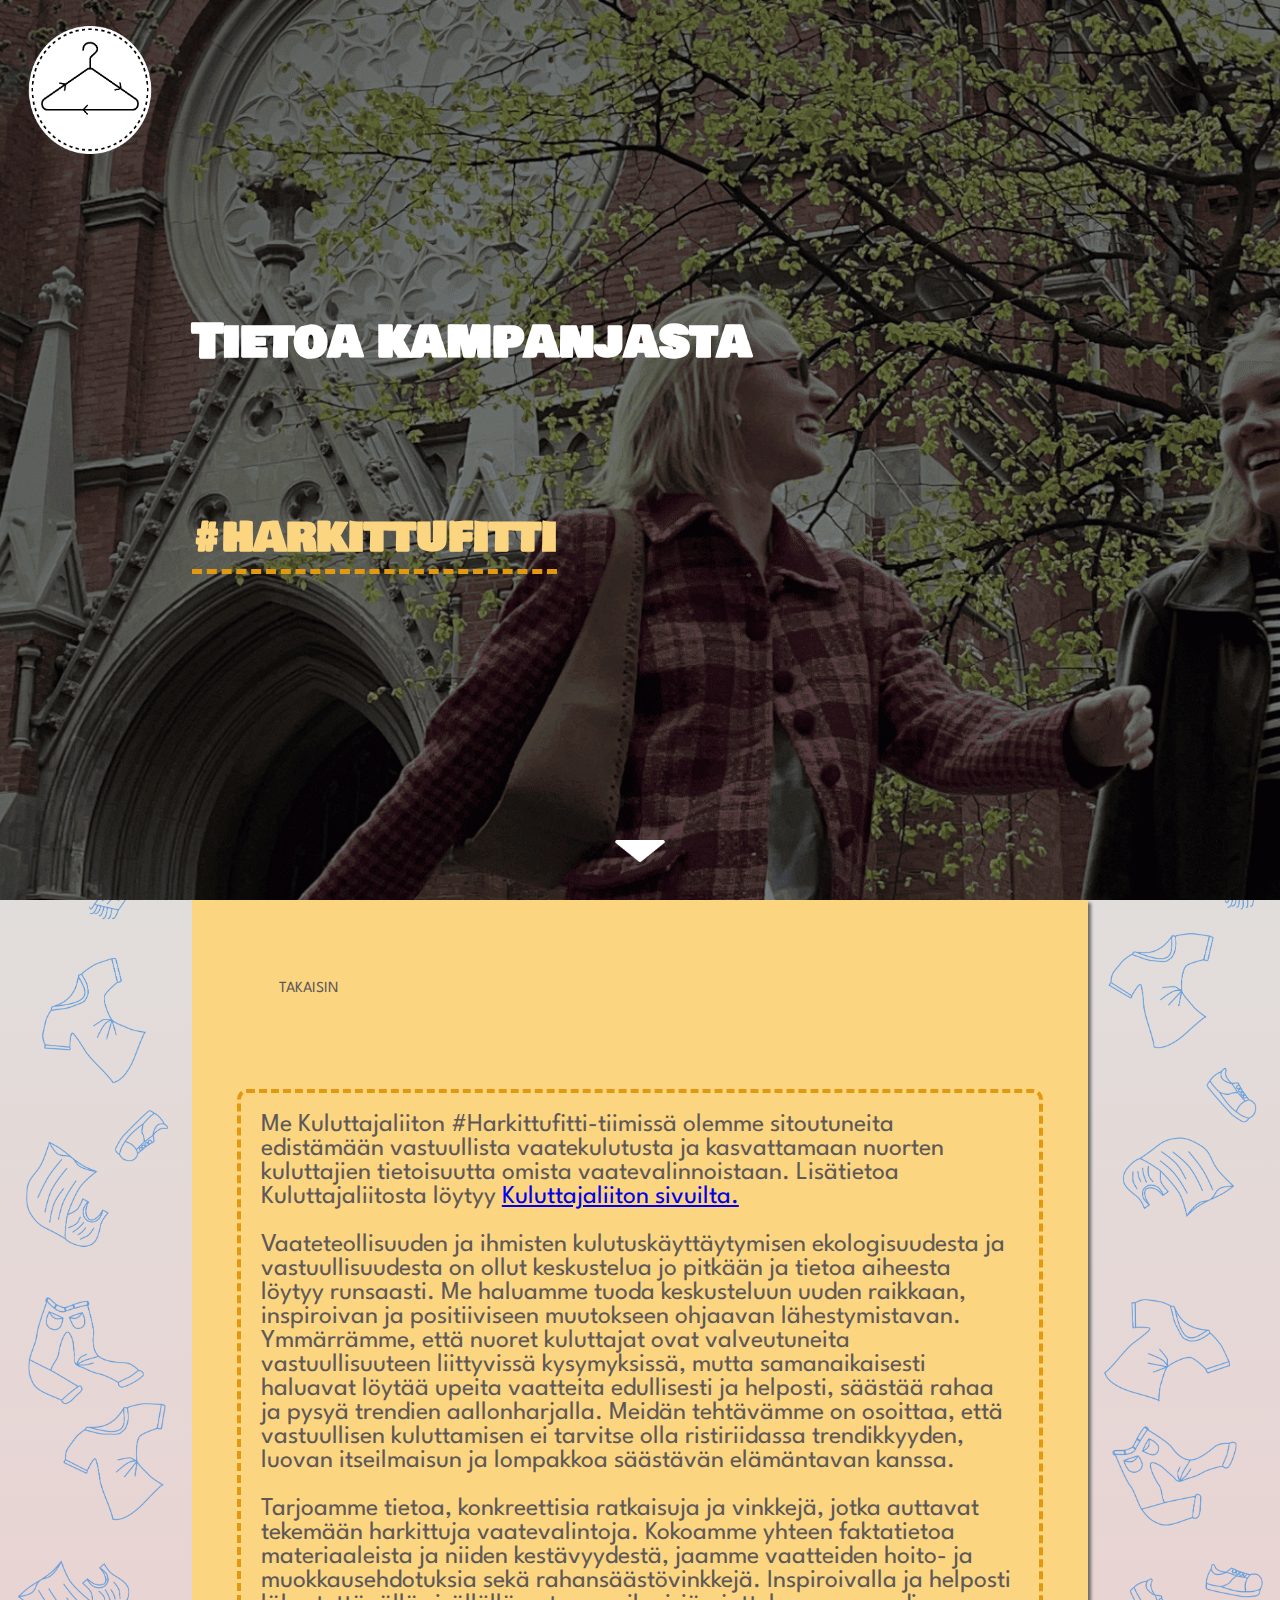
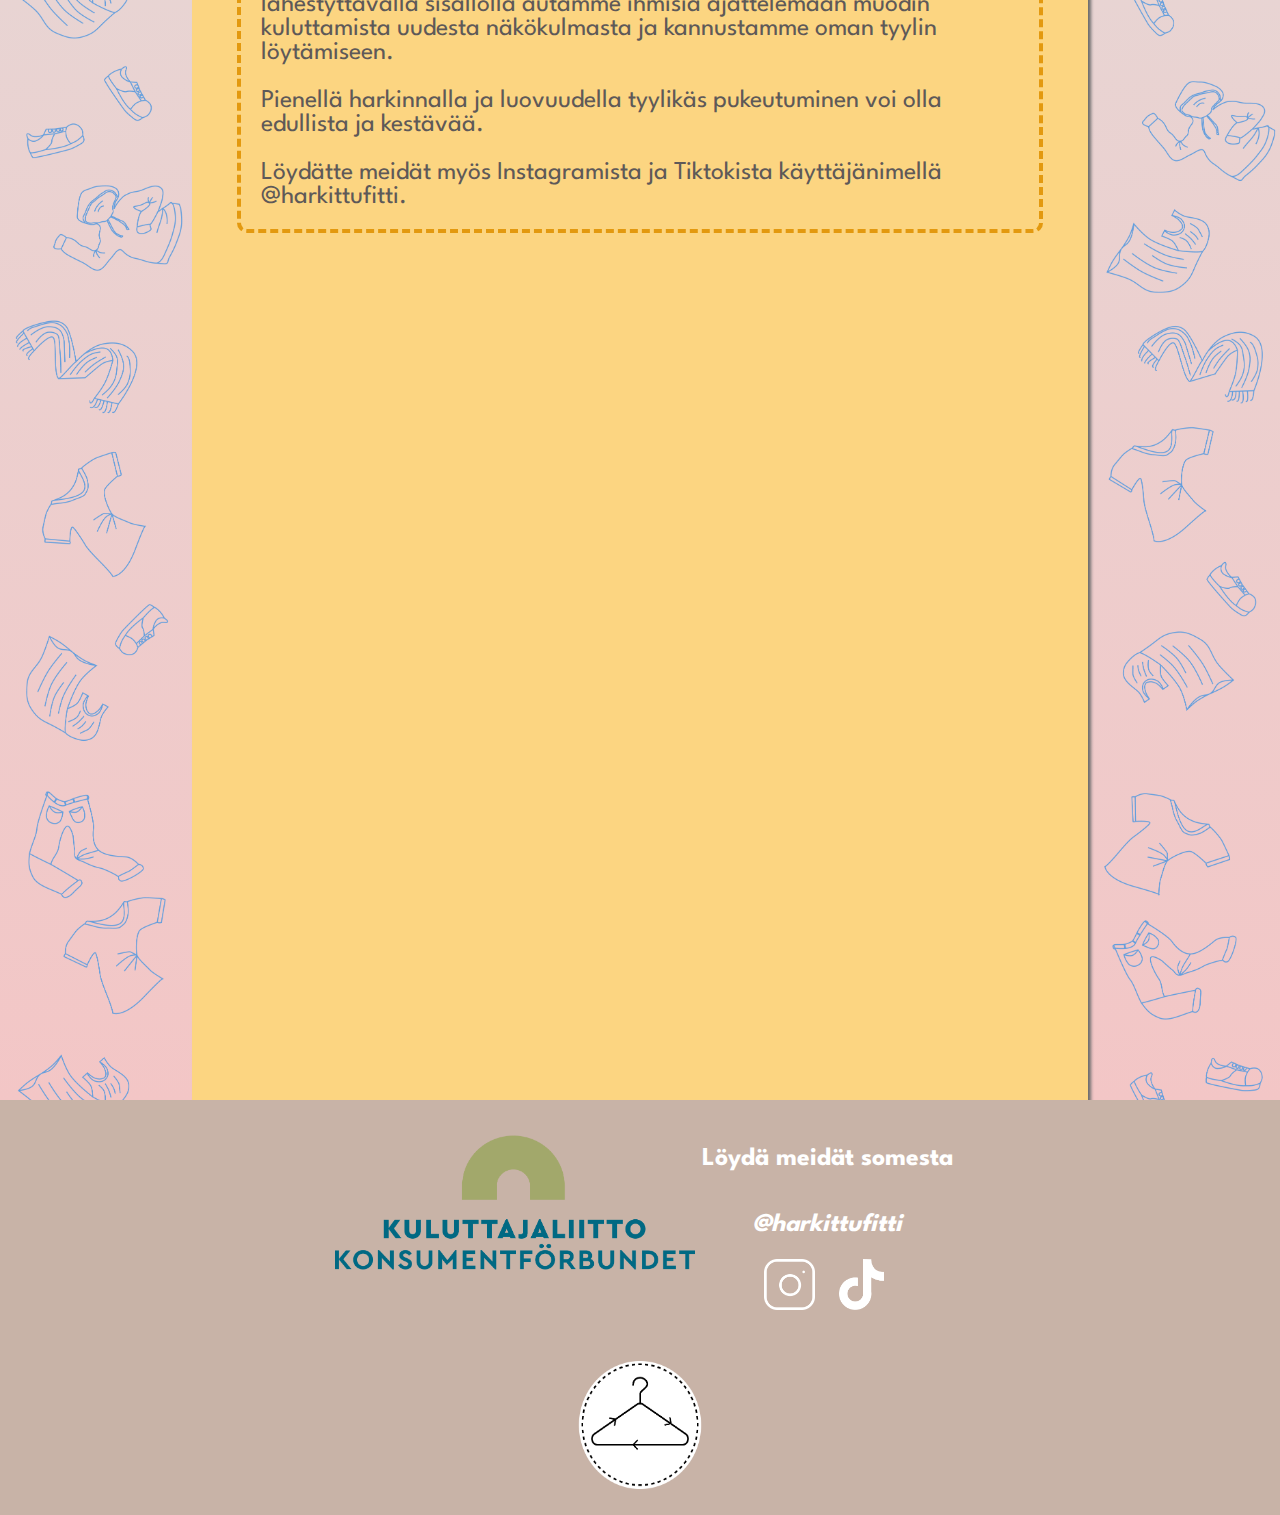
<file: about.html>
<!DOCTYPE html>
<html lang="en">
<head>
    <meta charset="UTF-8">
    <meta http-equiv="X-UA-Compatible" content="IE=edge">
    <meta name="viewport" content="width=device-width, initial-scale=1.0">

    <title>Tips</title>
    <link rel="stylesheet" href="style.css">
    <link rel="stylesheet" href="about.css">

    <script src="comments.js" defer></script>
    
    <link href="https://fonts.googleapis.com/css2?family=Bowlby+One+SC&family=League+Spartan:wght@500&display=swap" rel="stylesheet">
    <link rel="icon" href="/pictures/logo.png" type="image">
</head>

<body>
    <section class="initial-view">
        <div class="main-image" id="main-about" title="header-img">
            
        </div>

        <header> <img class="logo" src="pictures/logo.png" alt="logo"/></header>

        <div class="title-background">
            <h1 class="main-title-sub">Tietoa kampanjasta</h1>
            <h4 class="name">#HARKITTUFITTI</h4>
        </div>
       
        <div class="arrow"> </div>
    </section>

    <section class="initial-view-mobile">
       
        <div class="main-image" id="main-about-mobile" title="header-img-mobile">
            
        </div>
        <div class="title-background">
            <h1 class="main-title-sub">Tietoa kampanjasta</h1>
            <h4 class="name">#HARKITTUFITTI</h4>
            <img class="logo" src="pictures/logo.png" alt="logo"/>
        </div>
       
        <div class="arrow"> </div>
    
    </section>

    <section class="content">
        <section class="margin" id="left"></section>

        <section class="main-view">
            
            <div id="main-border"></div>

            <div class="menu-buttons">
                <button class="menu-button" id="back" onclick="window.location.href='index.html';">TAKAISIN</button>
            </div>
            
            <section class="legend">
                <div class="about">
                    <span>Me Kuluttajaliiton #Harkittufitti-tiimissä olemme sitoutuneita edistämään vastuullista vaatekulutusta ja kasvattamaan nuorten kuluttajien tietoisuutta omista vaatevalinnoistaan.</span>
                    <span>Lisätietoa Kuluttajaliitosta löytyy</span>
                    <a href="https://www.kuluttajaliitto.fi/">Kuluttajaliiton sivuilta.</a>
                  
                        
 
                    <span> <br><br>Vaateteollisuuden ja ihmisten kulutuskäyttäytymisen ekologisuudesta ja vastuullisuudesta on ollut keskustelua jo pitkään ja tietoa aiheesta löytyy runsaasti. Me haluamme tuoda keskusteluun uuden raikkaan, inspiroivan ja positiiviseen muutokseen ohjaavan lähestymistavan. Ymmärrämme, että nuoret kuluttajat ovat valveutuneita vastuullisuuteen liittyvissä kysymyksissä, mutta samanaikaisesti haluavat löytää upeita vaatteita edullisesti ja helposti, säästää rahaa ja pysyä trendien aallonharjalla. Meidän tehtävämme on osoittaa, että vastuullisen kuluttamisen ei tarvitse olla ristiriidassa trendikkyyden, luovan itseilmaisun ja lompakkoa säästävän elämäntavan kanssa.<br><br>
                     
                    Tarjoamme tietoa, konkreettisia ratkaisuja ja vinkkejä, jotka auttavat tekemään harkittuja vaatevalintoja. Kokoamme yhteen faktatietoa materiaaleista ja niiden kestävyydestä, jaamme vaatteiden hoito- ja muokkausehdotuksia sekä rahansäästövinkkejä. Inspiroivalla ja helposti lähestyttävällä sisällöllä autamme ihmisiä ajattelemaan muodin kuluttamista uudesta näkökulmasta ja kannustamme oman tyylin löytämiseen. 
                     
                <br><br>Pienellä harkinnalla ja luovuudella tyylikäs pukeutuminen voi olla edullista ja kestävää.</span>
                     
                    <span> <br><br>Löydätte meidät myös Instagramista ja Tiktokista käyttäjänimellä @harkittufitti.</span>
                </div>
            </section>

            
            
            
        </section>
        
        <section class="margin" id="right"></section>
    </section>

    

    <footer>
        
        <div id="footer-content">
            <div id="logo-container">
                
                <img id="kl-logo" src="pictures/kuluttajaliitto.png" alt="kuluttajaliitto_logo"/>
            </div>
        

            <div class="icons">
                <h2>Löydä meidät somesta</h2>
                <h2 id="tag">@harkittufitti</h2>
            <div class="icon-container">
                <div class="icon" id="icon-instagram" title="instagram-logo"></div>
                <div class="icon" id="icon-tiktok" title="instagram-logo"></div>
            </div>
            </div>
        </div>
        <img id="footer-logo" src="pictures/logo.png" alt="logo"/>
    </footer>
</body>


</html>
</file>
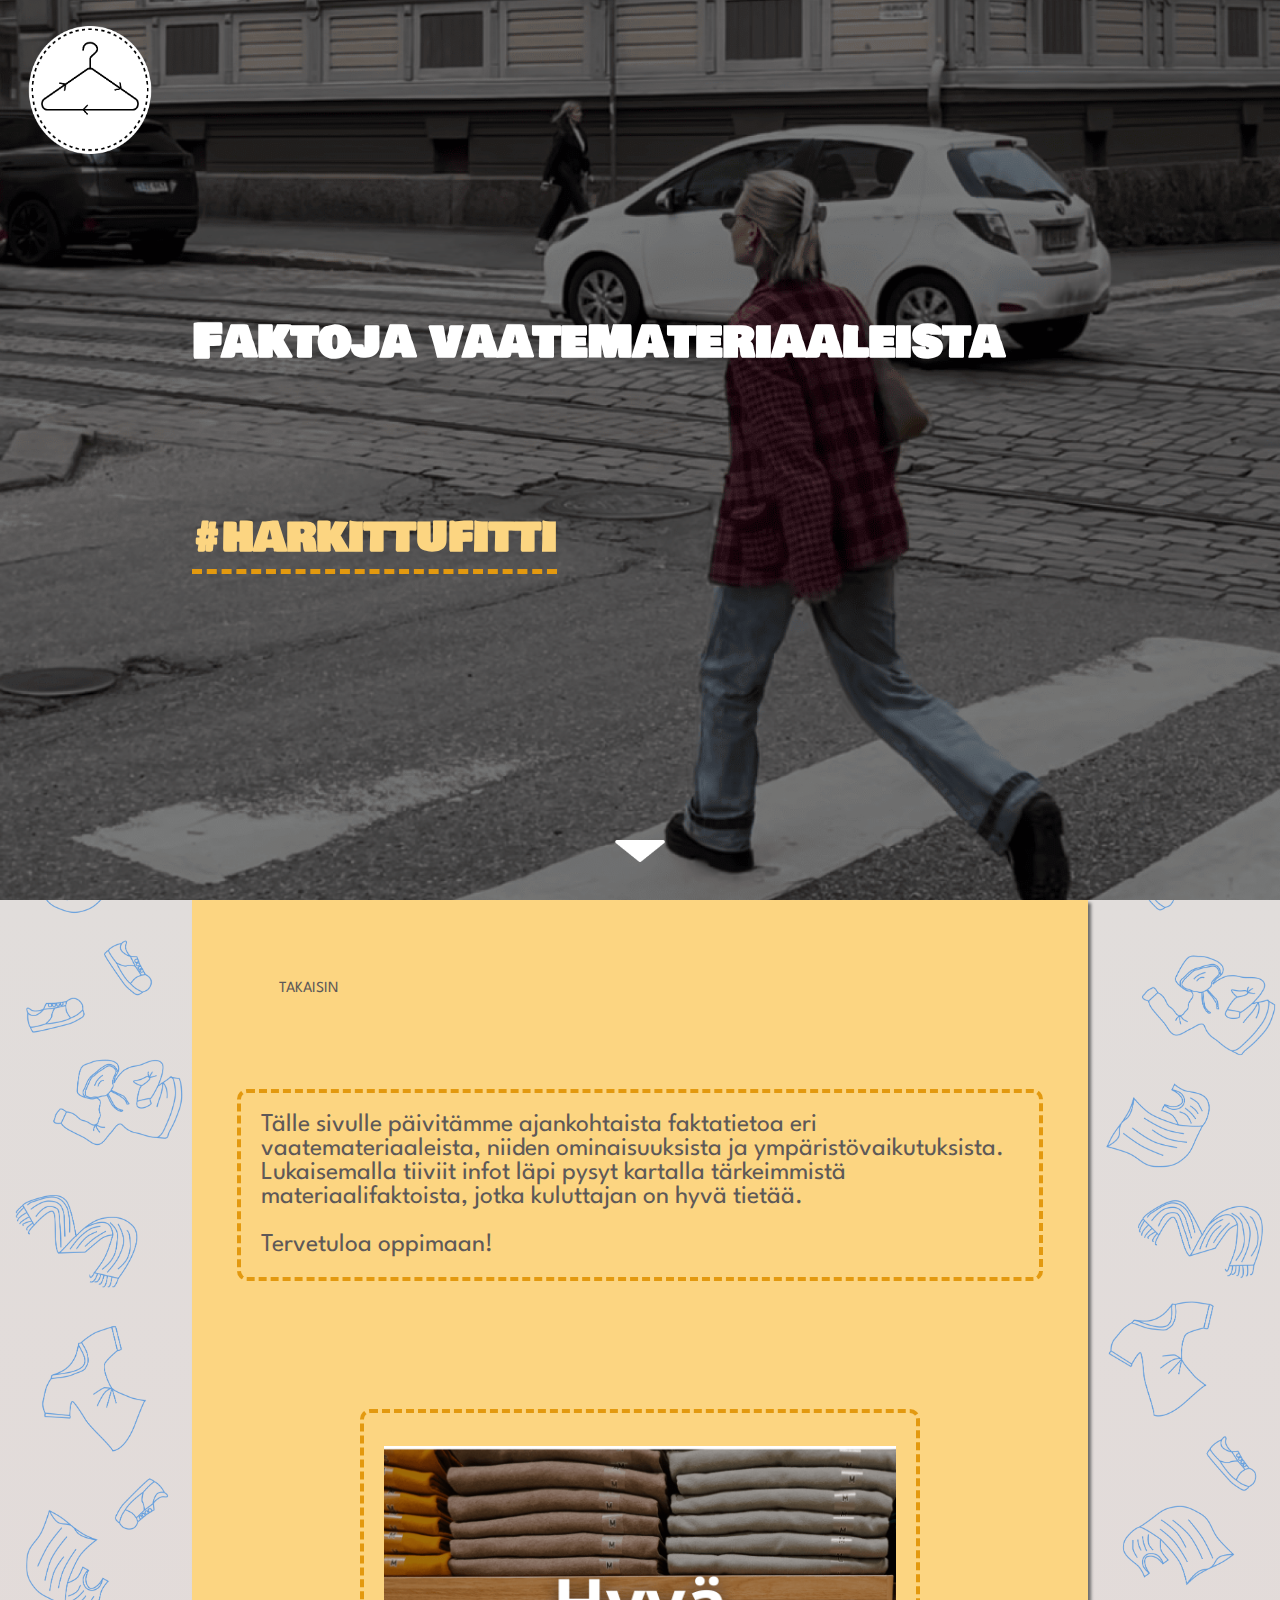
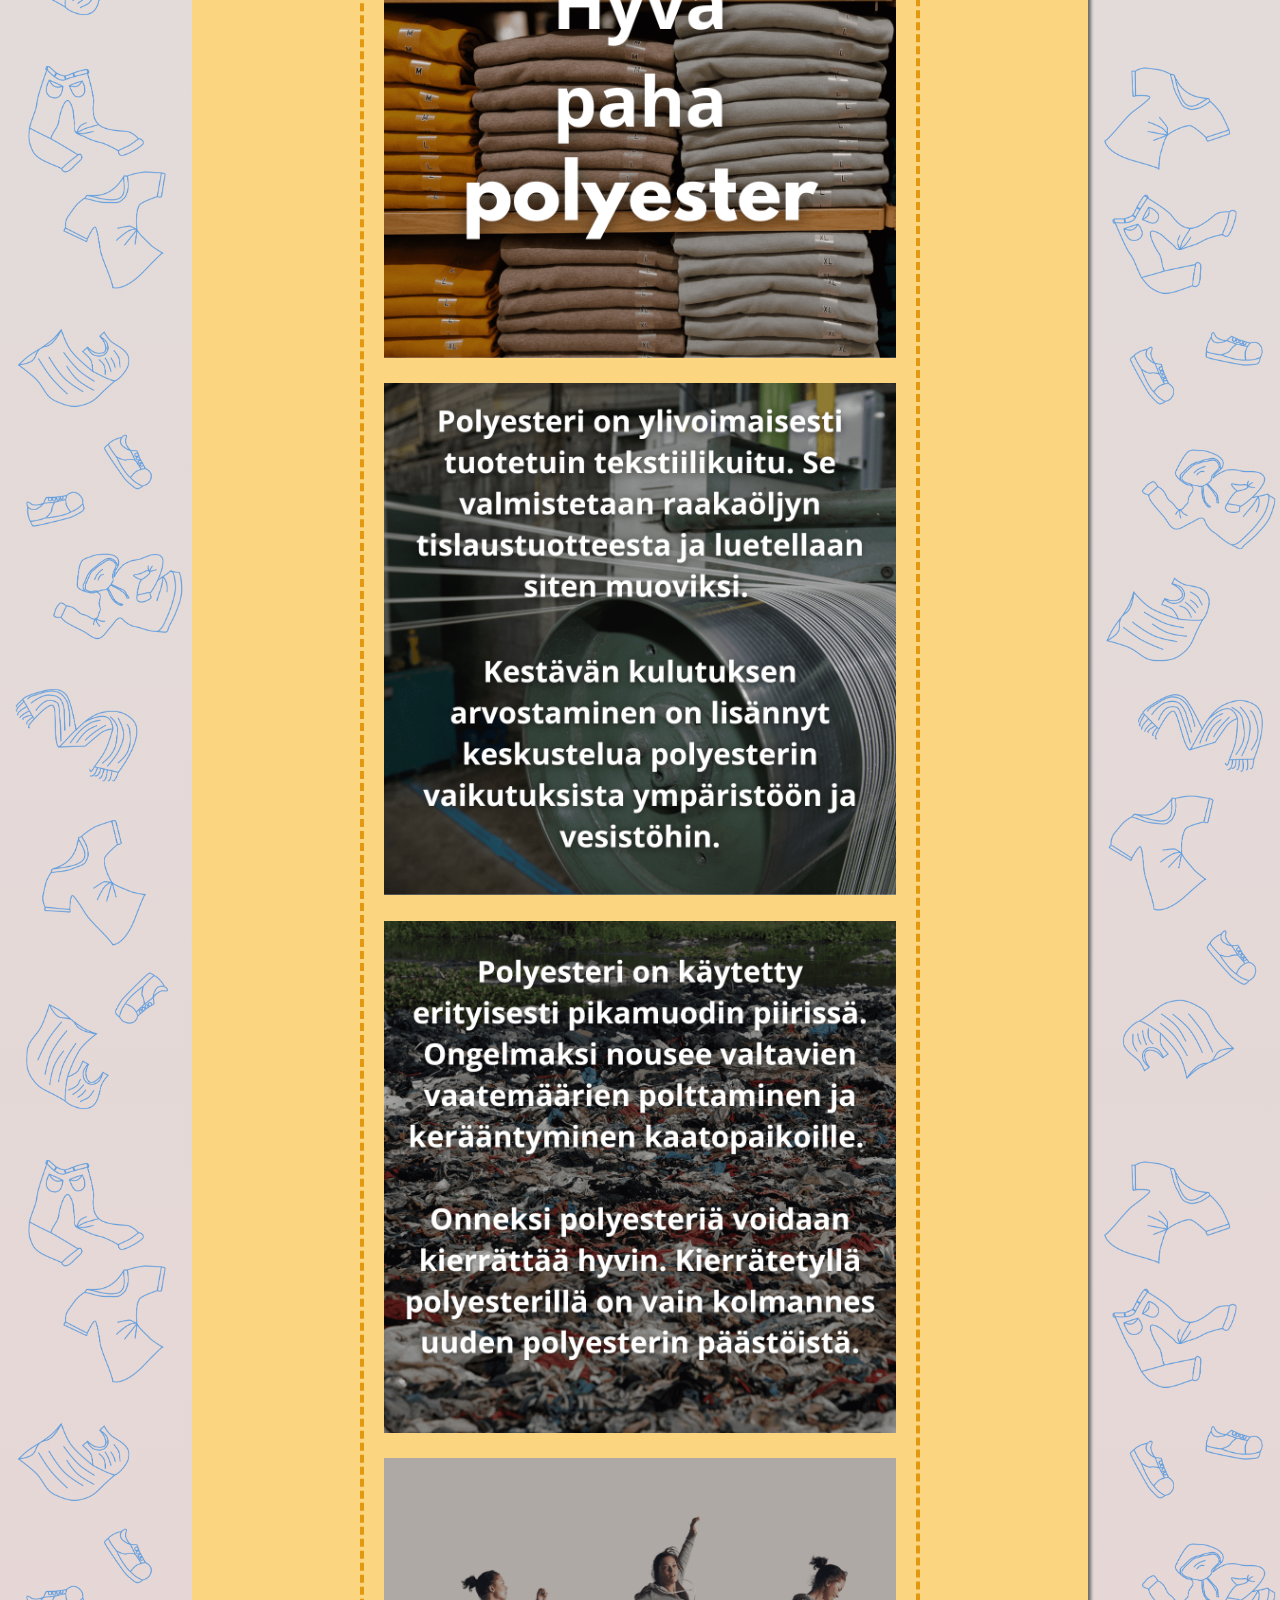
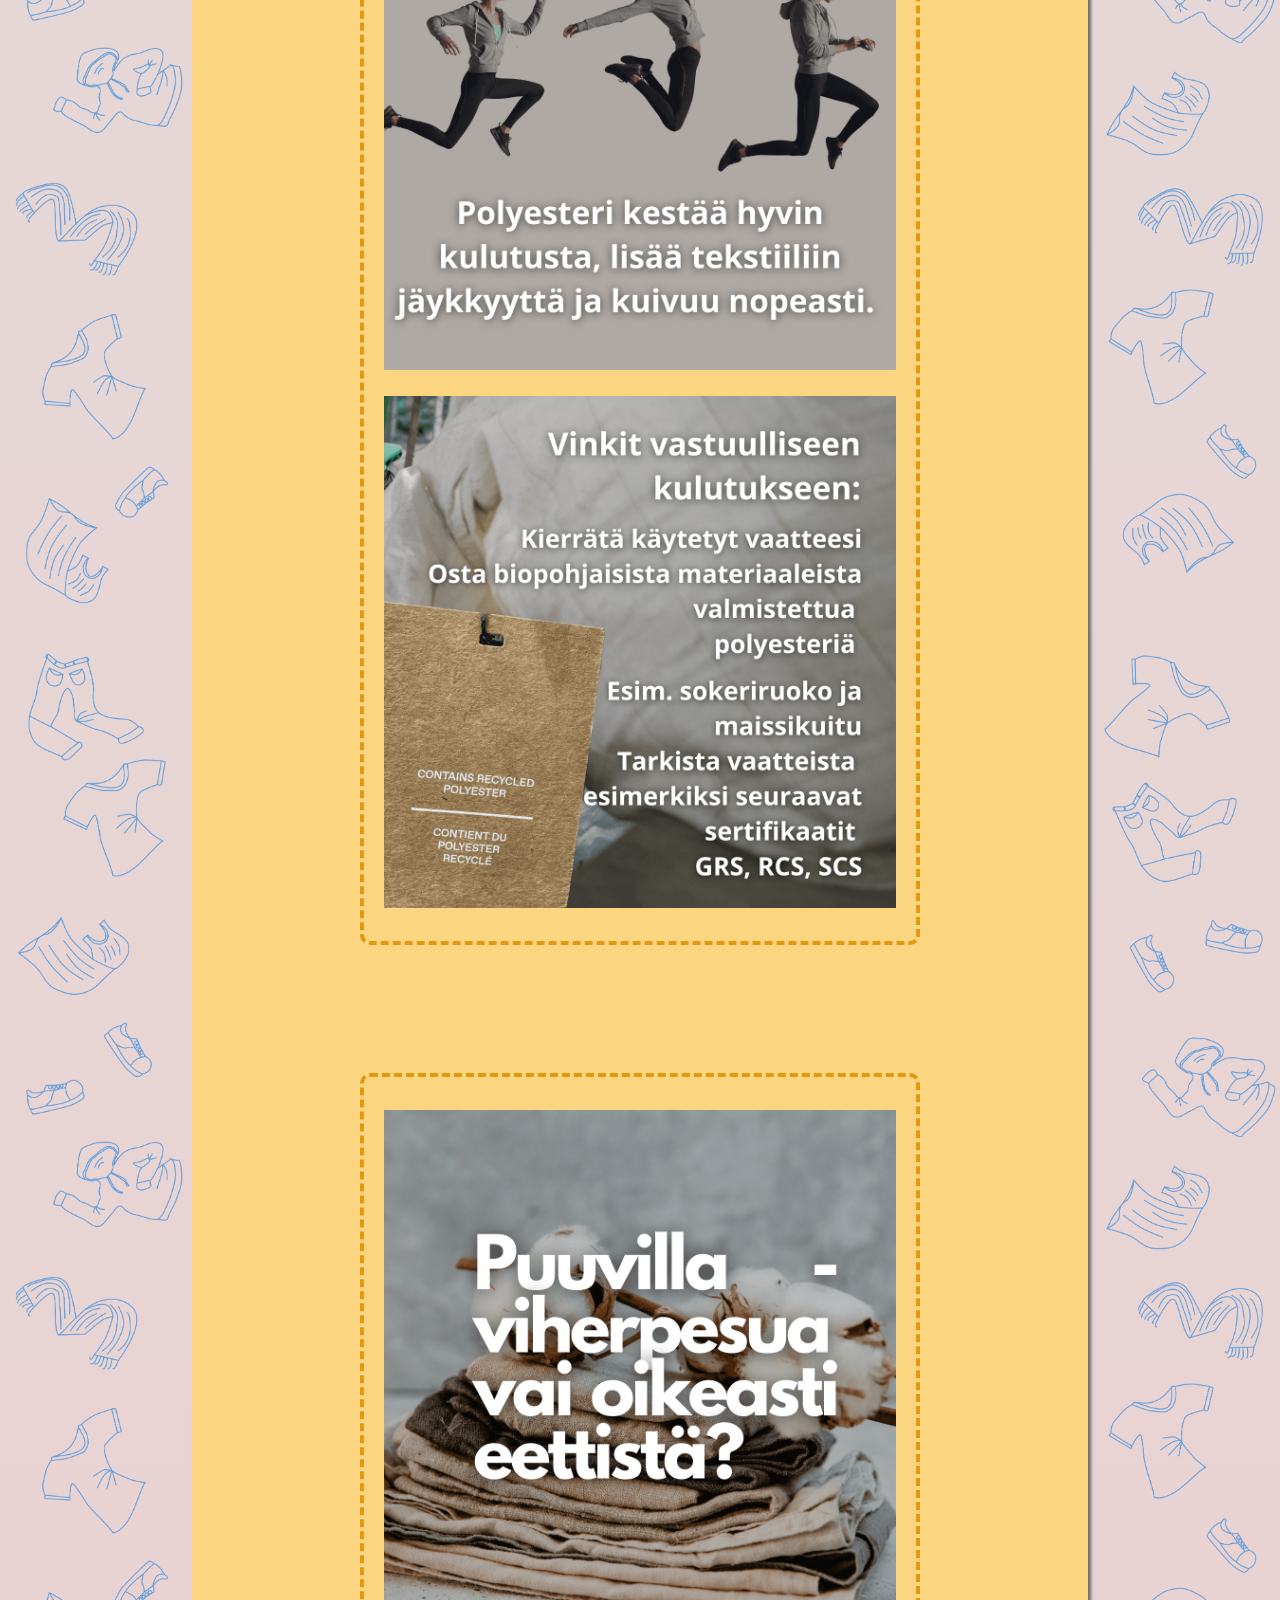
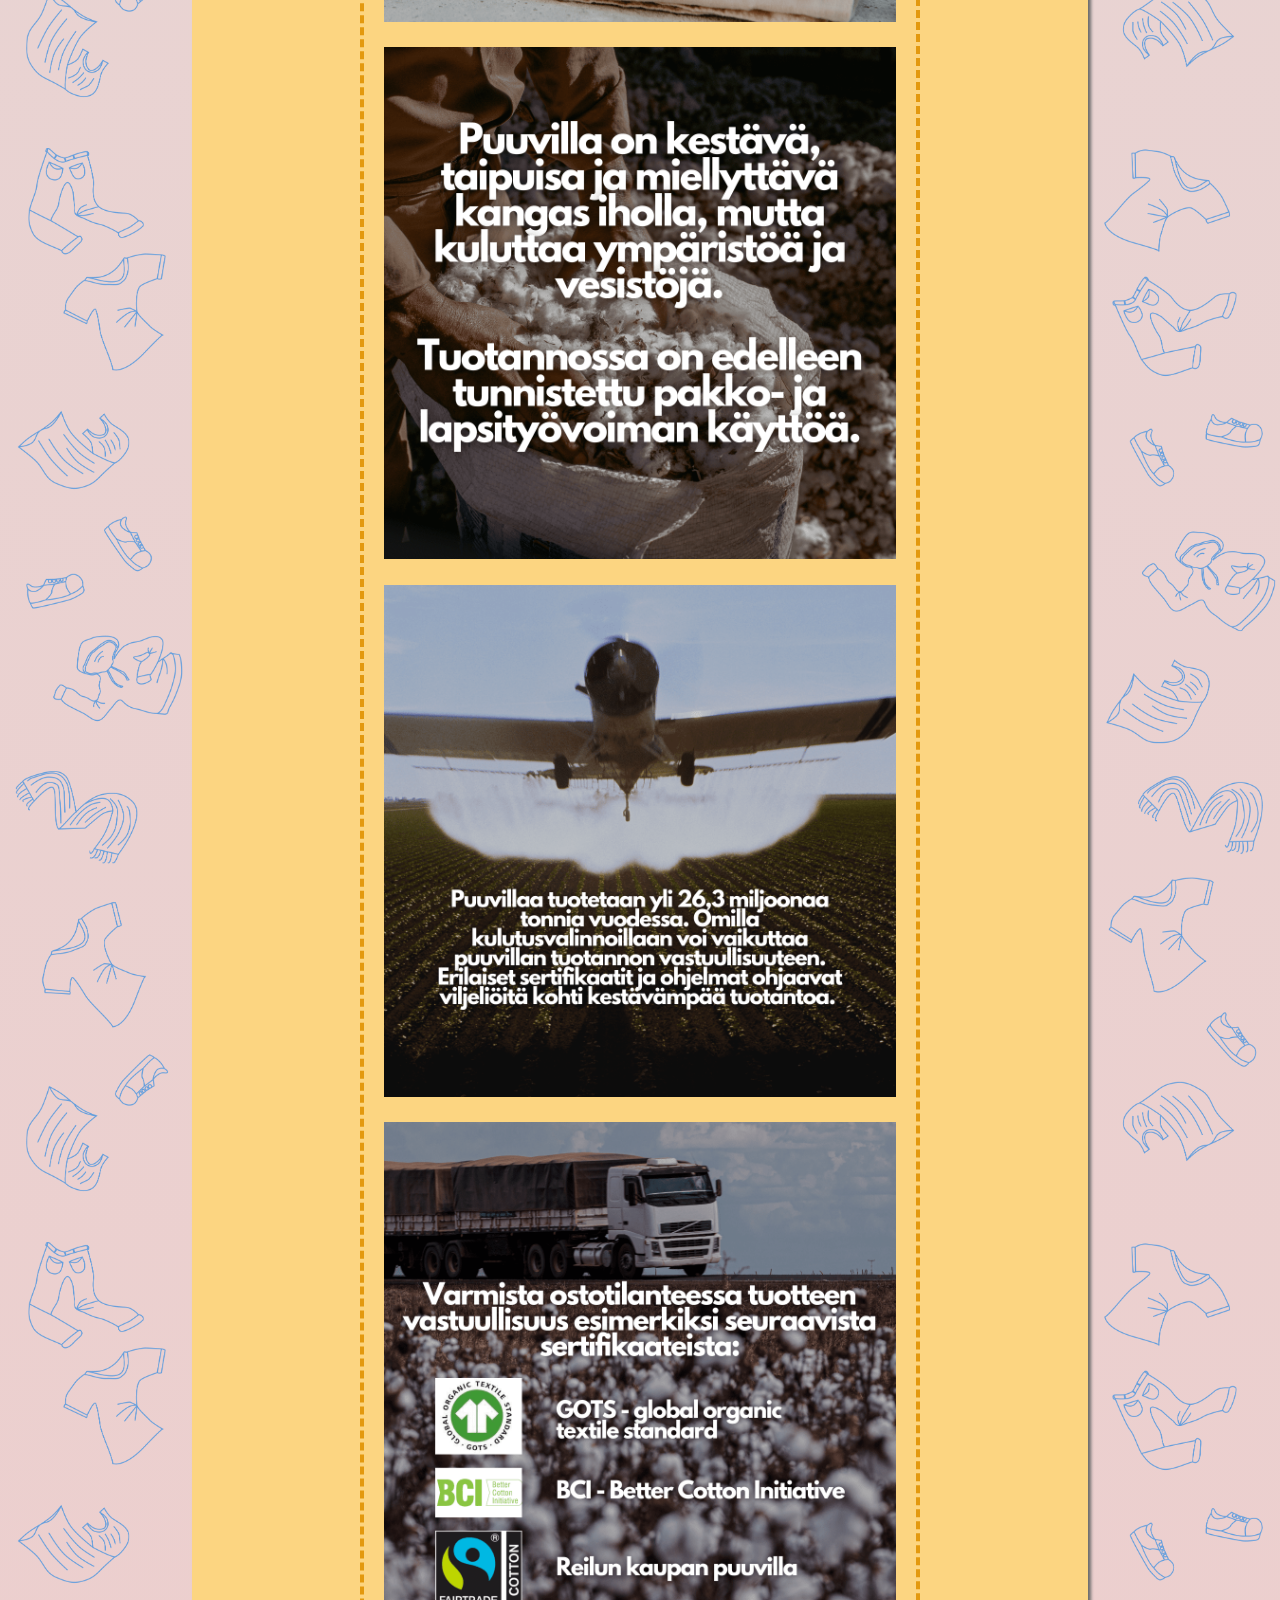
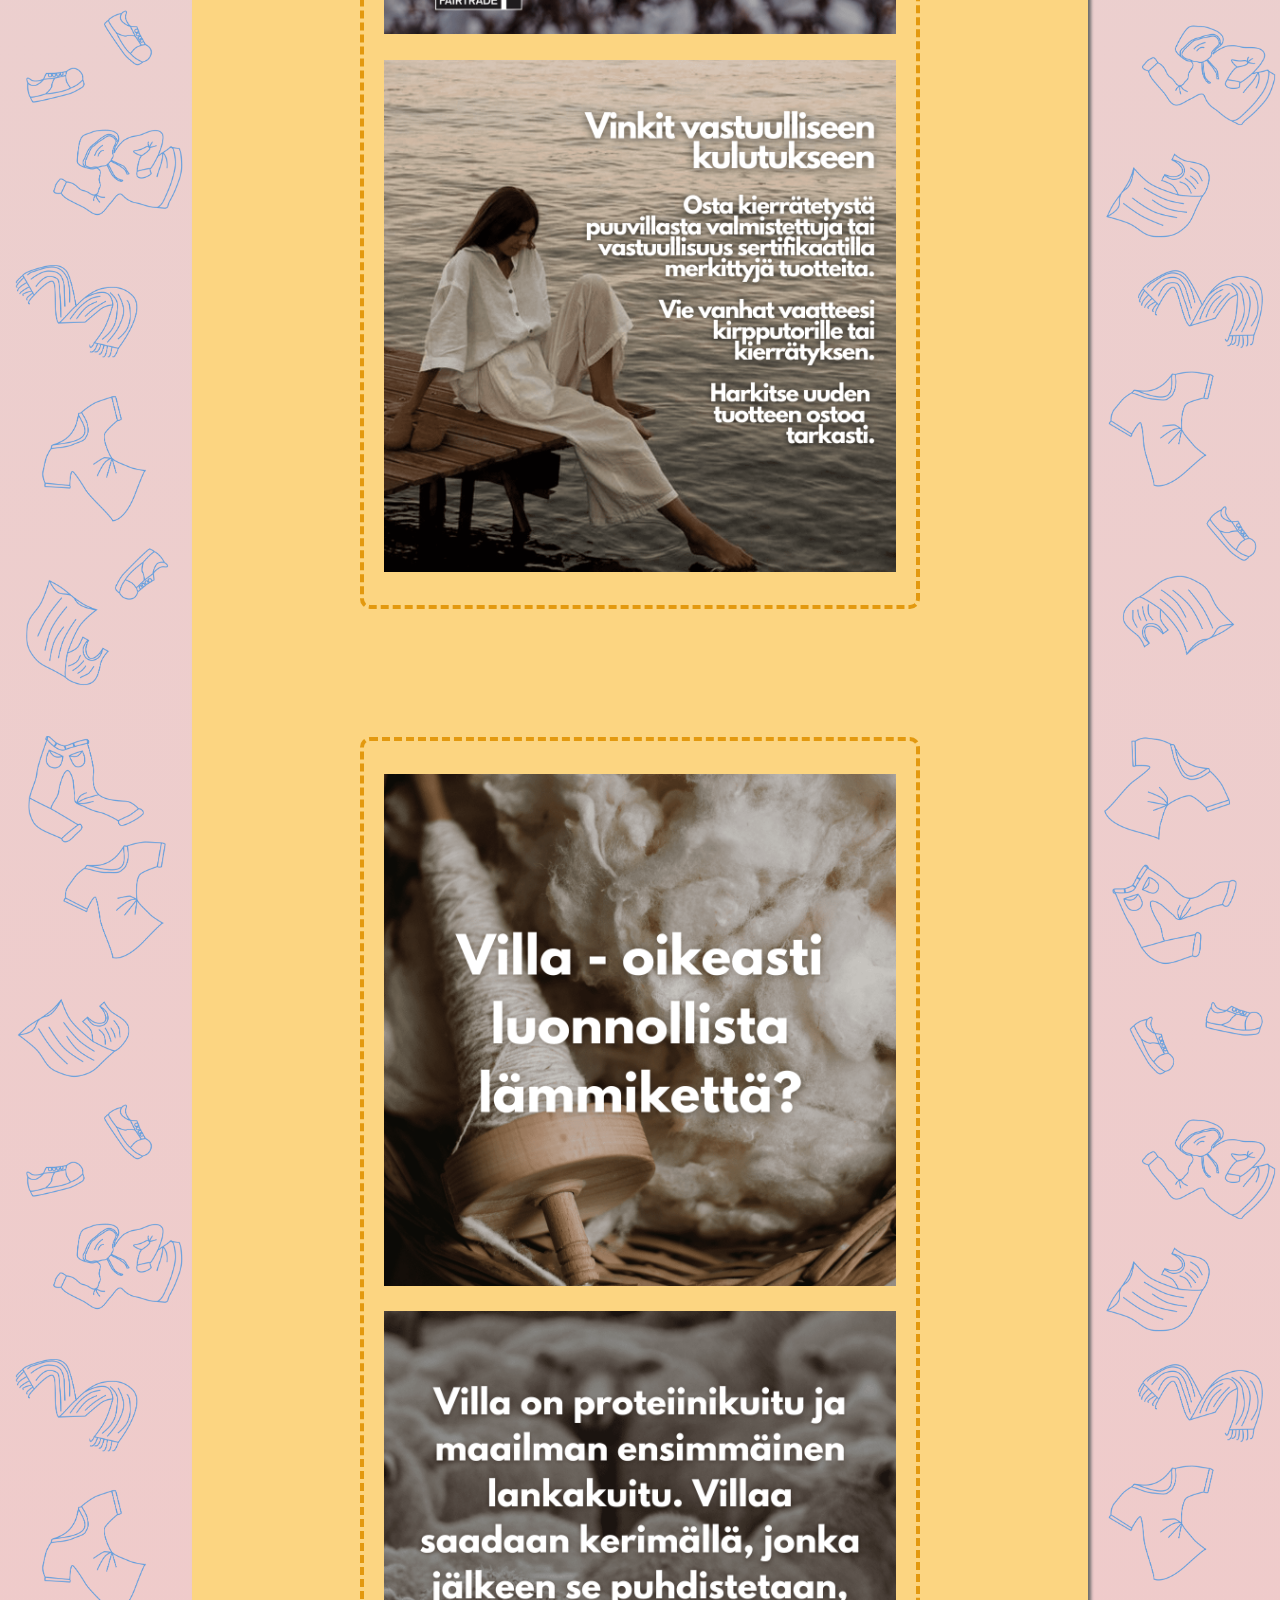
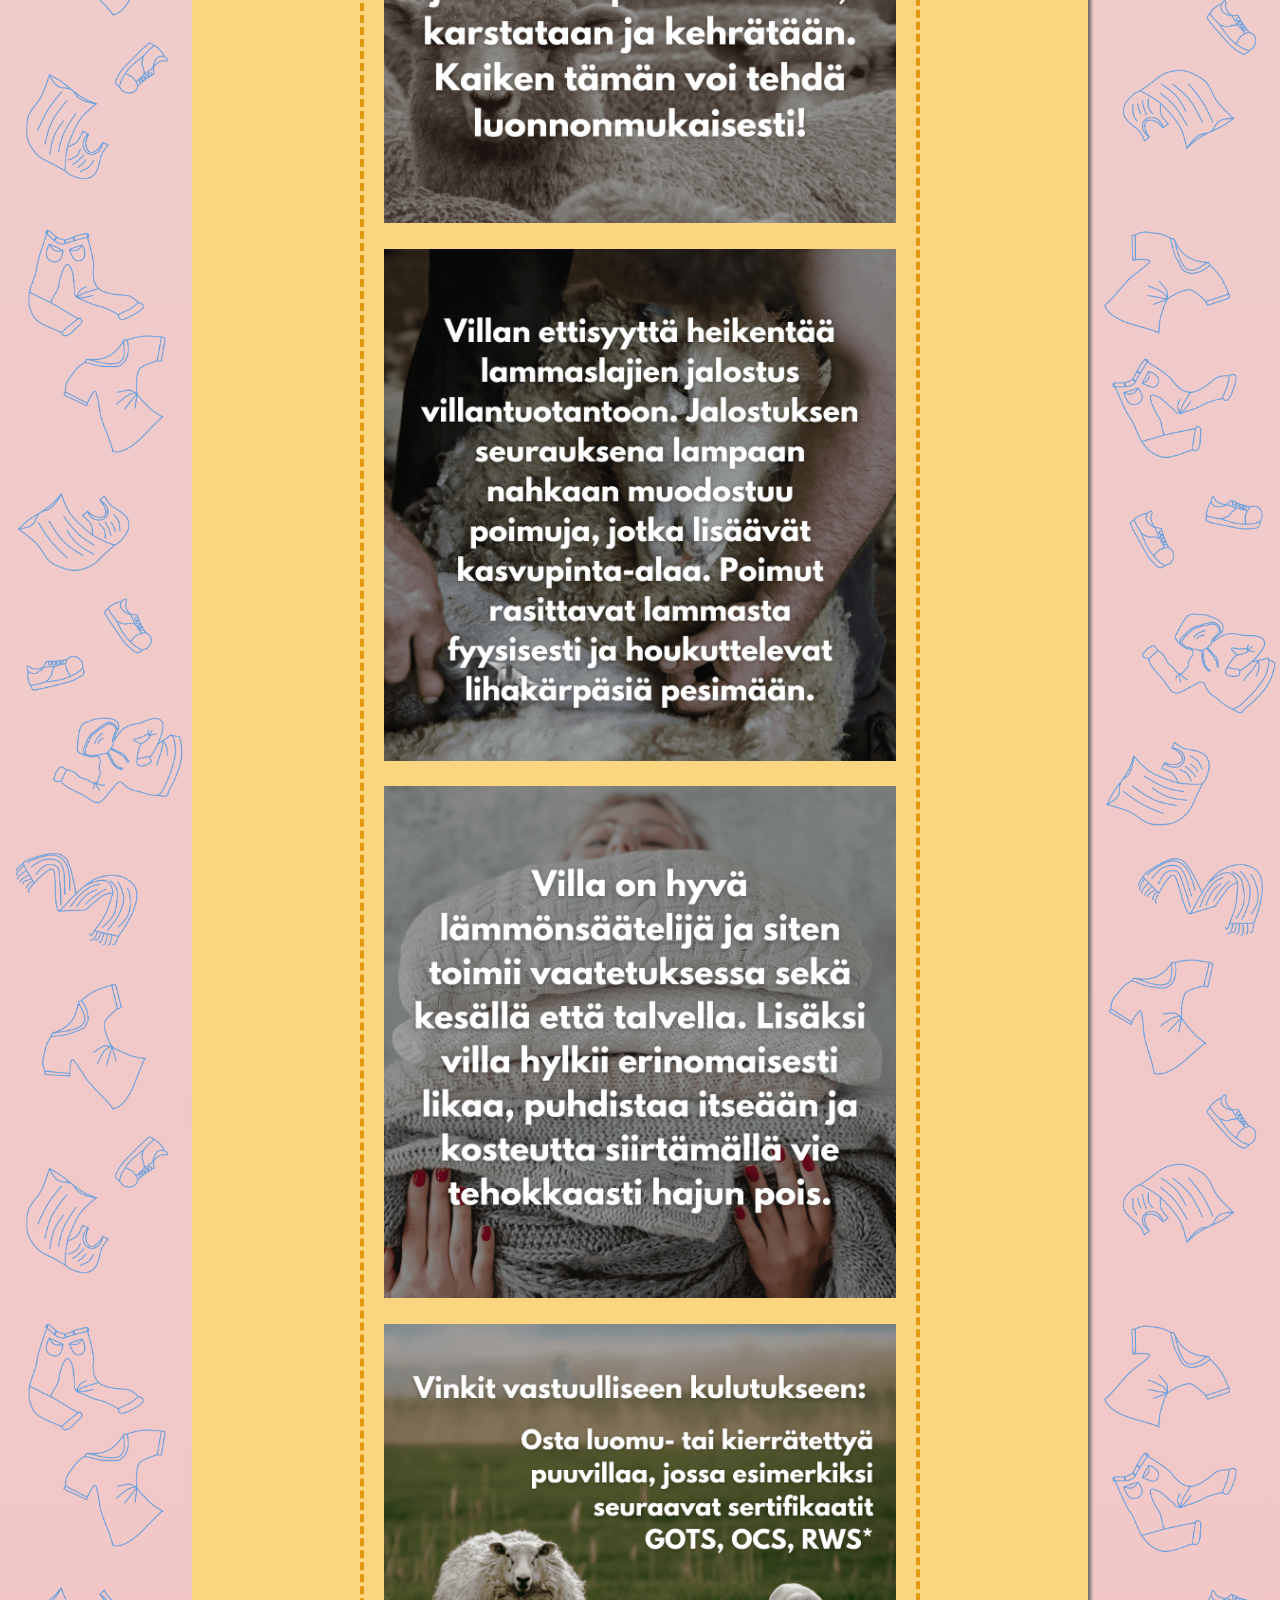
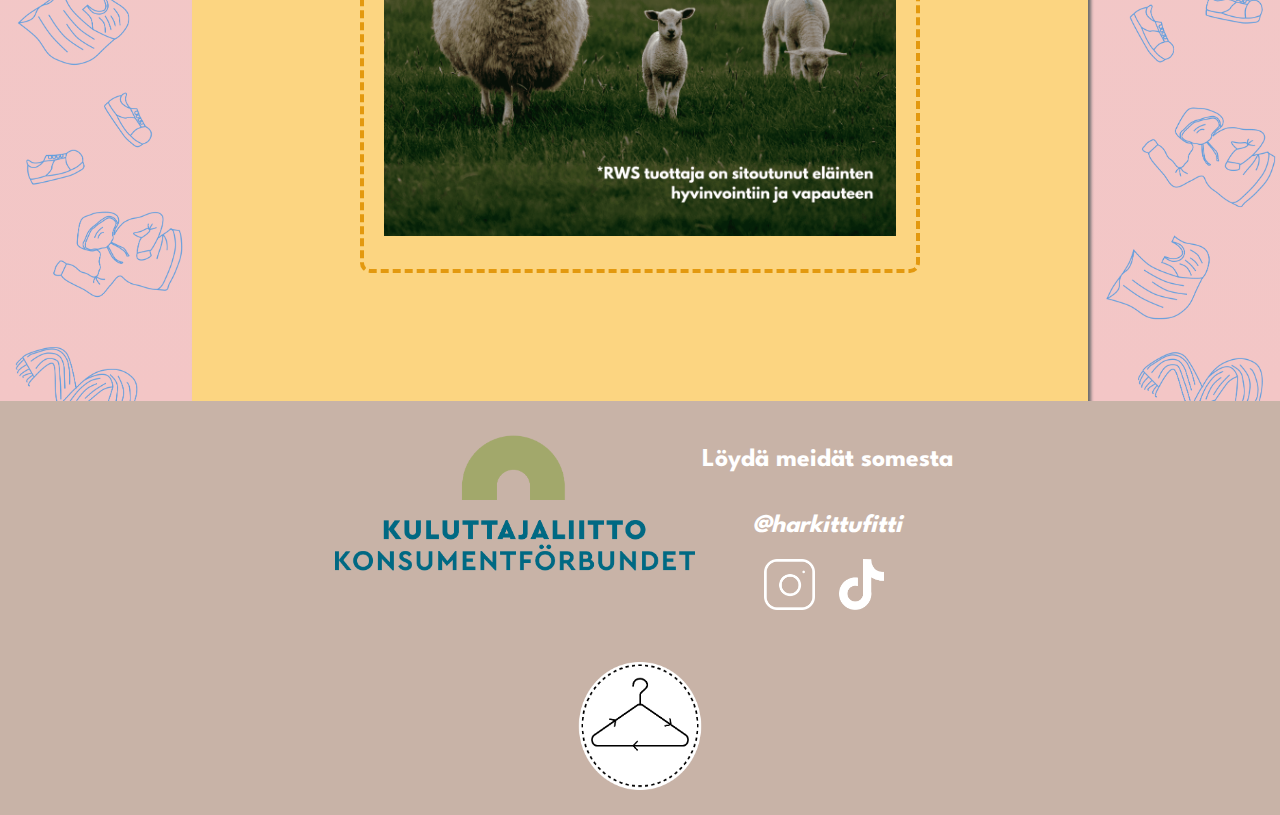
<file: materials.html>
<!DOCTYPE html>
<html lang="en">
<head>
    <meta charset="UTF-8">
    <meta http-equiv="X-UA-Compatible" content="IE=edge">
    <meta name="viewport" content="width=device-width, initial-scale=1.0">

    <title>Tips</title>
    <link rel="stylesheet" href="style.css">
    <link rel="stylesheet" href="materials.css">
    <link rel="stylesheet" href="comments.css">


    <script src="comments.js" defer></script>
    
    <link href="https://fonts.googleapis.com/css2?family=Bowlby+One+SC&family=League+Spartan:wght@500&display=swap" rel="stylesheet">
    <link rel="icon" href="/pictures/logo.png" type="image">
</head>

<body>
    <section class="initial-view">
        <div class="main-image" id="main-materials" title="header-img">
            
        </div>

        <header> <img class="logo" src="pictures/logo.png" alt="logo"/></header>

        <div class="title-background">
            <h1 class="main-title-sub">Faktoja vaatemateriaaleista</h1>
            <h4 class="name">#HARKITTUFITTI</h4>
        </div>
       
        <div class="arrow"> </div>
    </section>

    <section class="initial-view-mobile">
       
        <div class="main-image" id="main-materials-mobile" title="header-img-mobile">
            
        </div>
        <div class="title-background">
            <h1 class="main-title-sub">Faktoja vaatemateriaaleista</h1>
            <h4 class="name">#HARKITTUFITTI</h4>
            <img class="logo" src="pictures/logo.png" alt="logo"/>
        </div>
       
        <div class="arrow"> </div>
    
    </section>

    <section class="content">
        <section class="margin" id="left"></section>

        <section class="main-view">
            
            <div id="main-border"></div>

            <div class="menu-buttons">
                <button class="menu-button" id="back" onclick="window.location.href='index.html';">TAKAISIN</button>
            </div>
            
            <section class="legend">
                <span class="about">
                    Tälle sivulle päivitämme ajankohtaista 
                    faktatietoa eri vaatemateriaaleista, niiden 
                    ominaisuuksista ja ympäristövaikutuksista. 
                    Lukaisemalla tiiviit infot läpi pysyt kartalla 
                    tärkeimmistä materiaalifaktoista, jotka kuluttajan on 
                    hyvä tietää.
                    <br><br>Tervetuloa oppimaan! 
                    
                </span>
            </section>

            <section>
                <div class="text-menu">

                    <div class="fact-container" id="tip1">
                        <img class=material-pic src="pictures/materials1/poly1.png" alt="material-pic-1">
                        <img class=material-pic src="pictures/materials1/poly2.png" alt="material-pic-2">
                        <img class=material-pic src="pictures/materials1/poly3.png" alt="material-pic-3">
                        <img class=material-pic src="pictures/materials1/poly4.png" alt="material-pic-4">
                        <img class=material-pic src="pictures/materials1/poly5.png" alt="material-pic-5">
                    </div>

                    <div class="fact-container" id="tip2">
                        <img class=material-pic src="pictures/materials2/cotton1.png" alt="material-pic-6">
                        <img class=material-pic src="pictures/materials2/cotton2.png" alt="material-pic-7">
                        <img class=material-pic src="pictures/materials2/cotton3.png" alt="material-pic-8">
                        <img class=material-pic src="pictures/materials2/cotton4.png" alt="material-pic-9">
                        <img class=material-pic src="pictures/materials2/cotton5.png" alt="material-pic-10">
                    </div>

                    <div class="fact-container" id="tip3">
                        <img class=material-pic src="pictures/materials3/wool1.png" alt="material-pic-11">
                        <img class=material-pic src="pictures/materials3/wool2.png" alt="material-pic-12">
                        <img class=material-pic src="pictures/materials3/wool3.png" alt="material-pic-13">
                        <img class=material-pic src="pictures/materials3/wool4.png" alt="material-pic-14">
                        <img class=material-pic src="pictures/materials3/wool5.png" alt="material-pic-15">
                    </div>

                    
                </div>
            </section>
          
            
        </section>
        
        <section class="margin" id="right"></section>
    </section>

    

    <footer>
        
        <div id="footer-content">
            <div id="logo-container">
                
                <img id="kl-logo" src="pictures/kuluttajaliitto.png" alt="kuluttajaliitto_logo"/>
            </div>
        

            <div class="icons">
                <h2>Löydä meidät somesta</h2>
                <h2 id="tag">@harkittufitti</h2>
            <div class="icon-container">
                <div class="icon" id="icon-instagram" title="instagram-logo"></div>
                <div class="icon" id="icon-tiktok" title="instagram-logo"></div>
            </div>
            </div>
        </div>
        <img id="footer-logo" src="pictures/logo.png" alt="logo"/>
    </footer>
</body>


</html>
</file>
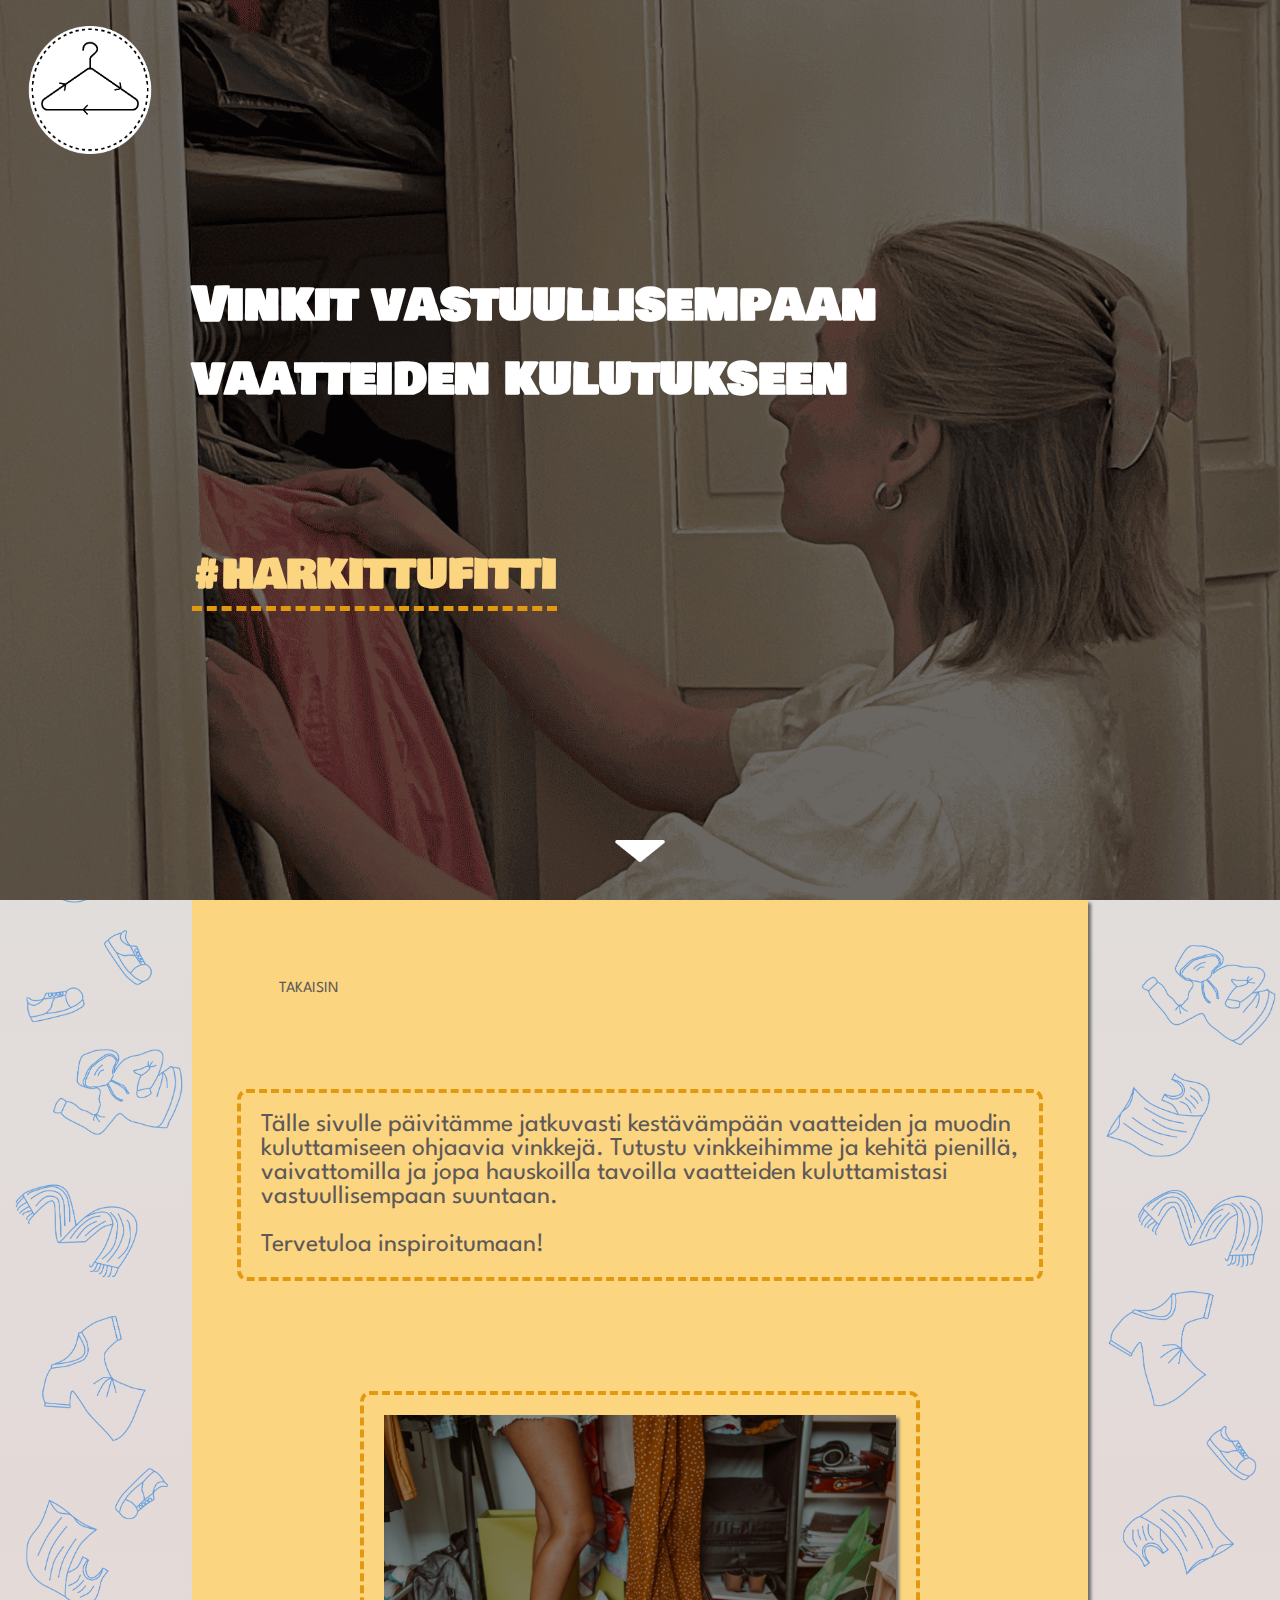
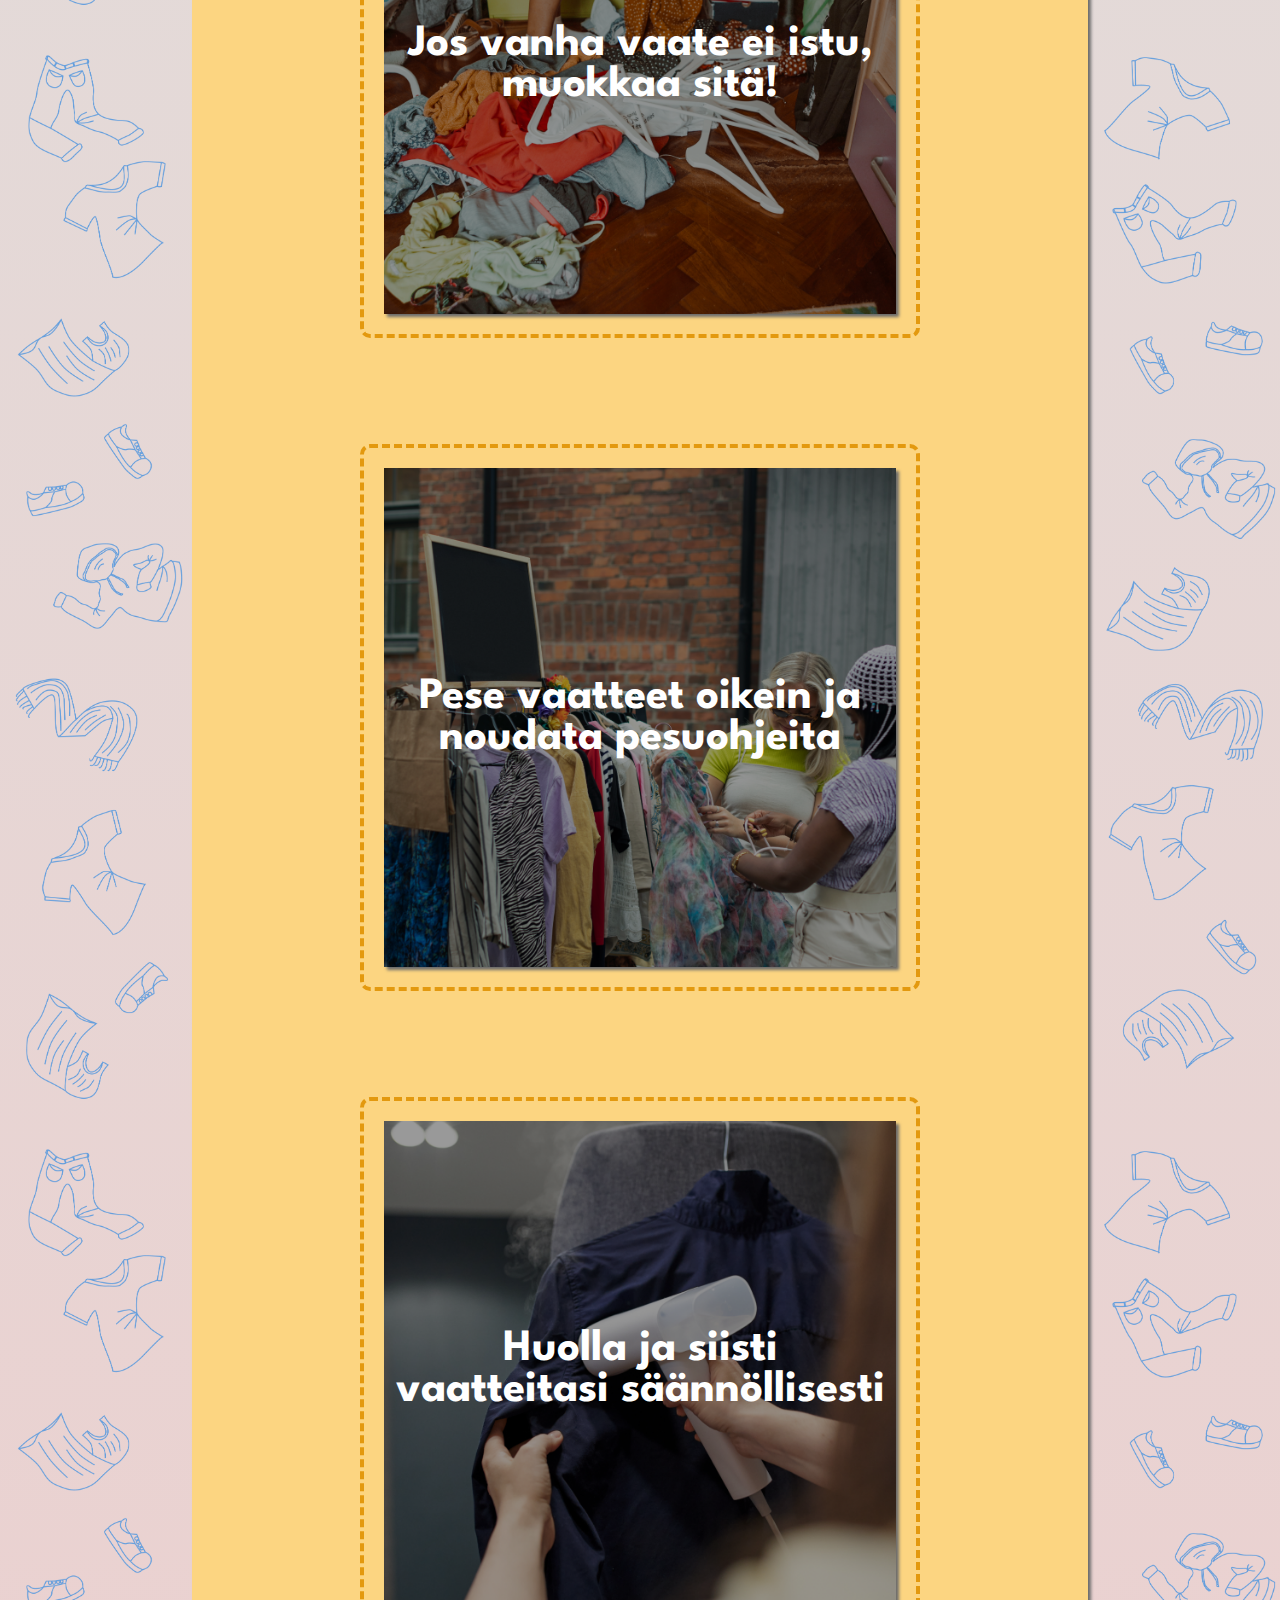
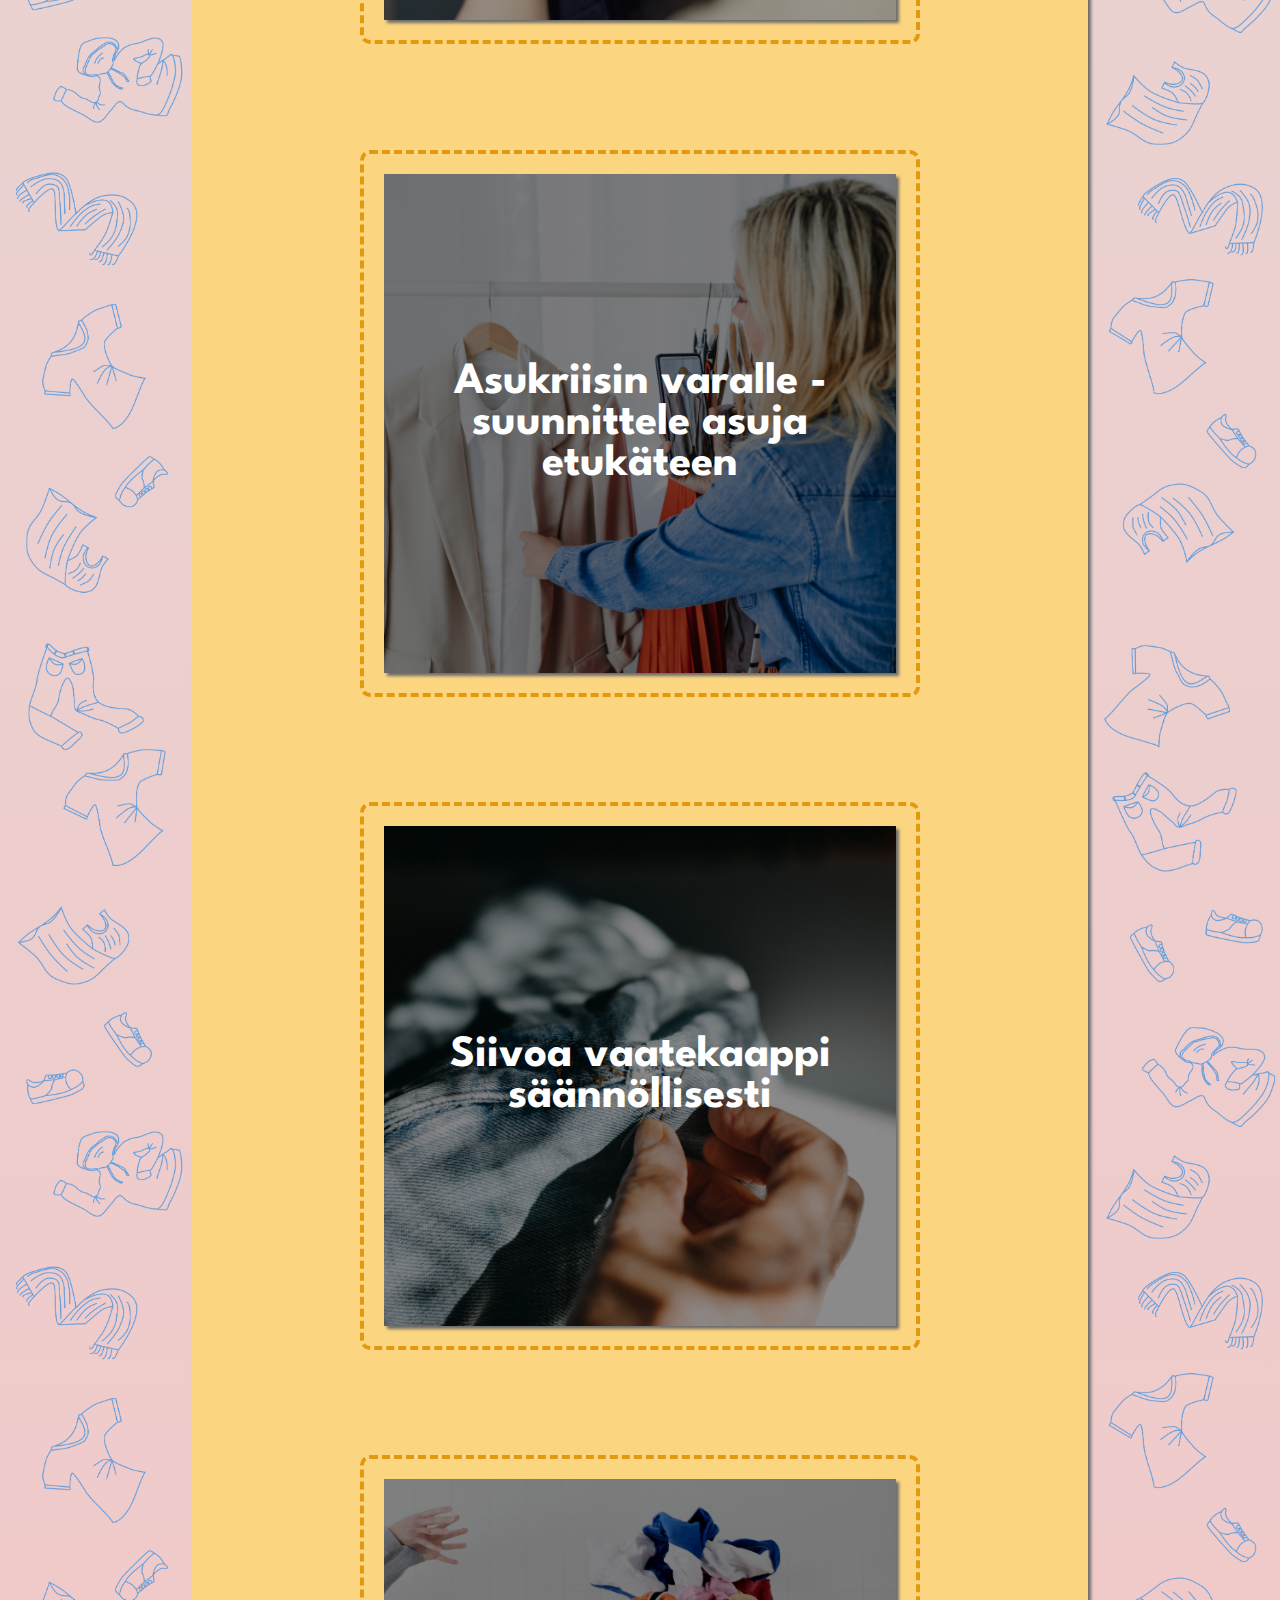
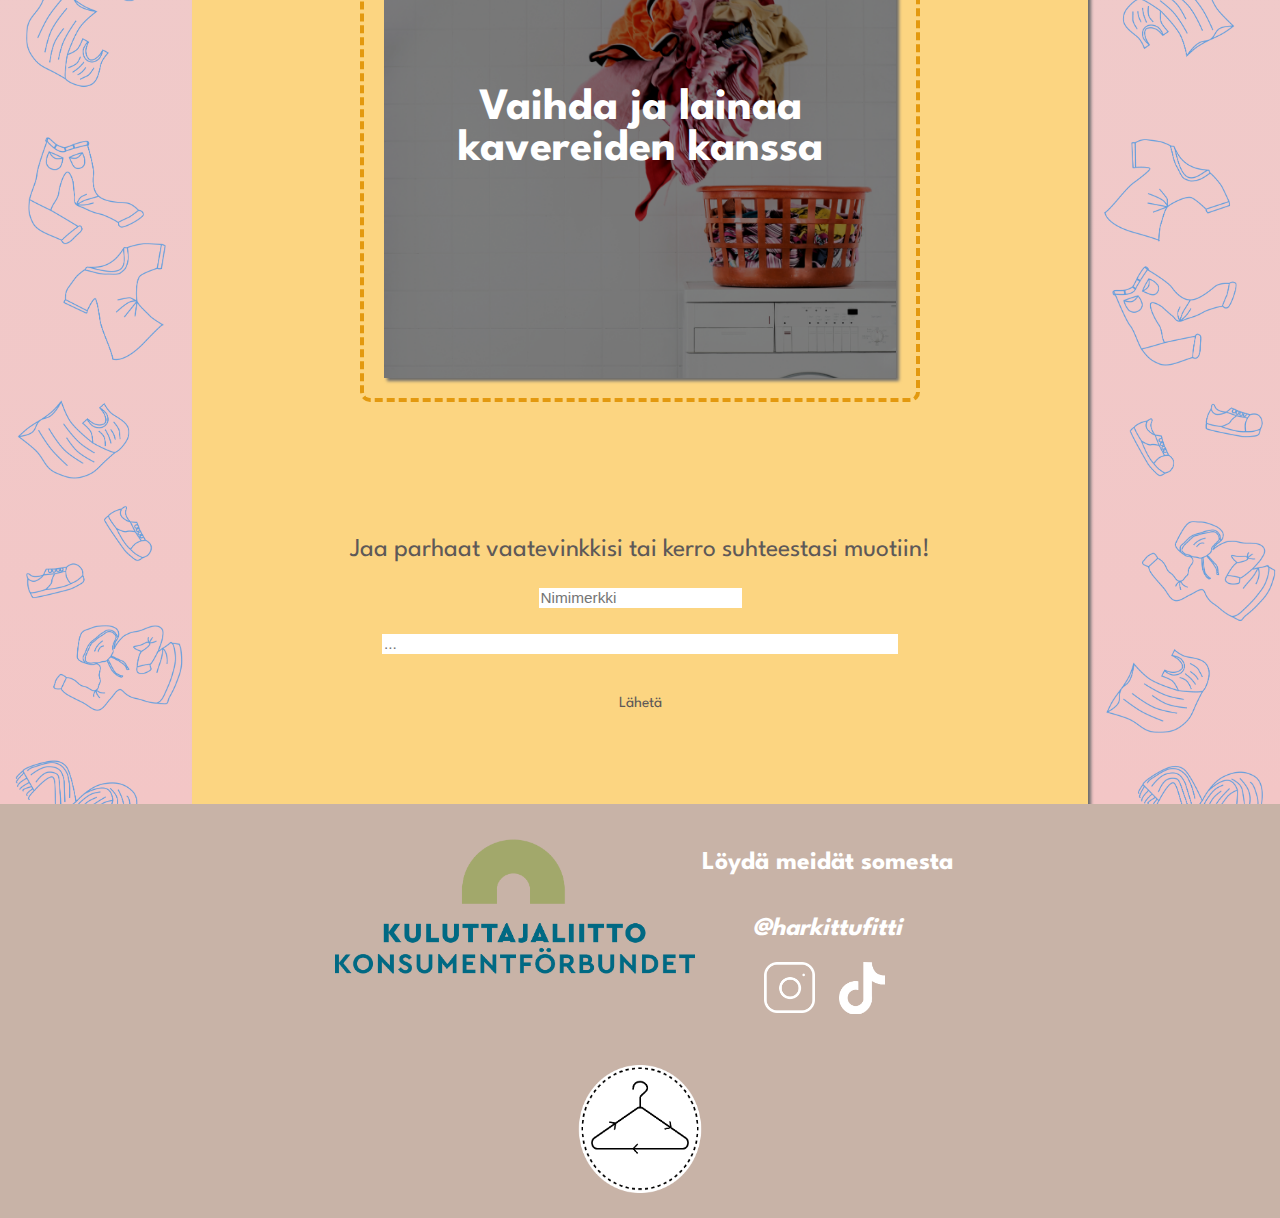
<file: tips.html>
<!DOCTYPE html>
<html lang="en">
<head>
    <meta charset="UTF-8">
    <meta http-equiv="X-UA-Compatible" content="IE=edge">
    <meta name="viewport" content="width=device-width, initial-scale=1.0">

    <title>Tips</title>
    <link rel="stylesheet" href="style.css">
    <link rel="stylesheet" href="tips.css">
    <link rel="stylesheet" href="comments.css">


    <script src="comments.js" defer></script>
    <link href="https://fonts.googleapis.com/css2?family=Bowlby+One+SC&family=League+Spartan:wght@500&display=swap" rel="stylesheet">
    <link rel="icon" href="/pictures/logo.png" type="image">
</head>

<body>
    <section class="initial-view">
        <div class="main-image" id="main-tips" title="header-img">
            
        </div>

        <header> <img class="logo" src="pictures/logo.png" alt="logo"/></header>

        <div class="title-background">
            <h1 class="main-title-sub">Vinkit vastuullisempaan vaatteiden kulutukseen</h1>
            <h4 class="name">#HARKITTUFITTI</h4>
        </div>
       
        <div class="arrow"> </div>
    </section>

    <section class="initial-view-mobile">
       
        <div class="main-image" id="main-tips-mobile" title="header-img-mobile">
            
        </div>
        <div class="title-background">
            <h1 class="main-title-sub">Vinkit vastuullisempaan vaatteiden kulutukseen</h1>
            <h4 class="name">#HARKITTUFITTI</h4>
            <img class="logo" src="pictures/logo.png" alt="logo"/>
        </div>
       
        <div class="arrow"> </div>
    
    </section>

    <section class="content">
        <section class="margin" id="left"></section>

        <section class="main-view">
            
            <div id="main-border"></div>

            <div class="menu-buttons">
                <button class="menu-button" id="back" onclick="window.location.href='index.html';">TAKAISIN</button>
            </div>
            
            <section class="legend">
                <span class="about">
                    Tälle sivulle päivitämme jatkuvasti kestävämpään vaatteiden ja muodin 
                    kuluttamiseen ohjaavia vinkkejä. Tutustu vinkkeihimme ja kehitä pienillä,
                     vaivattomilla ja jopa hauskoilla tavoilla vaatteiden kuluttamistasi 
                     vastuullisempaan suuntaan.
                     
                     <br><br>Tervetuloa inspiroitumaan! 
                    
                </span>
            </section>

            <section>
                <div class="text-menu">

                   

         
                    <div class="container" id="tip1">
                        <span class="bg" id="bg1">
                            <span class="text-container">
                                <span class="text">Jos vanha vaate ei istu, muokkaa sitä!</span>
                            </span>
                            
                            <span class="alt-text">Farkut on helppo lyhentää leikkaamalla sopivan mittaisiksi. Sauman voi viimeistellä ompelukoneella tai lahkeenreunan voi jättää huolittelemattomaksi. Viimeistelemätön lahkeenreuna on rento ja tyylikäs. </span>
                            <span class="border"></span>
                        </span>
                    </div>

                    <div class="container" id="tip2"> 
                        <span class="bg" id="bg2">
                            <span class="text-container">
                                <span class="text">Pese vaatteet oikein ja noudata pesuohjeita</span>
                            </span>
                            <span class="alt-text">Muista lajitella pesuerät värin mukaan. Näin vaatteiden värit pysyvät pitkään kirkkaina.</span>
                            <span class="border"></span>
                        </span>  
                    </div>

                    <div class="container" id="tip3"> 
                        <span class="bg" id="bg3">
                            <span class="text-container">
                            <span class="text">Huolla ja siisti vaatteitasi säännöllisesti</span>
                            </span>
                            <span class="alt-text">Nukan saa helposti pois nukanpoistajalla ja villapaidan siistiksi villakammalla. Vaatteiden höyryttäminen, tuulettaminen ja harjaaminen antaa niille raikkaan ilmeen.</span>
                            <span class="border"></span>
                        </span>
                    </div>

                    <div class="container" id="tip4">
                        <span class="bg" id="bg4">
                            <span class="text-container">
                            <span class="text">Asukriisin varalle - suunnittele asuja etukäteen</span>
                            </span>
                            <span class="alt-text">Ota kivoista asuista kuvia puhelimeesi ja tallenna ne yhteen paikkaan. Kriisin hetkellä voit valita valmiiksi suunnitellun asun. Jokaiseen tilaisuuteen ei tarvitse ostaa uutta vaatetta ja samaa asua voi käyttää monta kertaa.</span>
                            <span class="border"></span>
                        </span>
                    </div>

                    <div class="container" id="tip5"> 
                        <span class="bg" id="bg5">
                            <span class="text-container">
                            <span class="text">Siivoa vaatekaappi säännöllisesti</span>
                            </span>
                            <span class="alt-text">Sotkuisesta kaapista on vaikea löytää sopivia vaatteita. Käy säännöllisesti vaatekaappisi läpi ja järjestä kaappi niin, että näet kaikki vaatteet.</span>
                            <span class="border"></span>
                        </span>  
                    </div>

                    <div class="container" id="tip6"> 
                        <span class="bg" id="bg6">
                            <span class="text-container">
                            <span class="text">Vaihda ja lainaa kavereiden kanssa</span>
                            </span>
                            <span class="alt-text">Jos omasta kaapista ei löydy sopivaa, käy kurkkaamassa ystävän, sisaruksen tai vanhemman vaatekaappiin. </span>
                            <span class="border"></span>
                        </span>
                    </div>
                </div>
            </section>
            <section class="comment-section">
                <p id="comment-intro">Jaa parhaat vaatevinkkisi tai kerro suhteestasi muotiin! </p>
                <div class="inputs">
                    
                    <div class="input-container" id="name-box-container">
                        <input class="input-element" type="text" id="name-box" placeholder="Nimimerkki">
                        <p class="error-text" id="no-name">Syötä nimimerkki</p>
                        <p class="error-text" id="no-swear-name">Nimi ei saa sisältää loukkaavia sanoja</p>
                    </div>

                    <div class="input-container" id="comment-box-container">
                        <input class="input-element" type="text" id="comment-box" placeholder="...">
                        <p class="error-text" id="no-comment">Syötä viesti</p>
                        <p class="error-text" id="no-swear-comment">Viesti ei saa sisältää loukkaavia sanoja</p>
                    </div>
                    
                    <button class="input-element" id="post-button">Lähetä</button>
                </div>
                
                <div id="unordered">
           
                </div>
                
            </section>
            
        </section>
        
        <section class="margin" id="right"></section>
    </section>

    

    <footer>
        
        <div id="footer-content">
            <div id="logo-container">
                
                <img id="kl-logo" src="pictures/kuluttajaliitto.png" alt="kuluttajaliitto_logo"/>
            </div>
        

            <div class="icons">
                <h2>Löydä meidät somesta</h2>
                <h2 id="tag">@harkittufitti</h2>
            <div class="icon-container">
                <div class="icon" id="icon-instagram" title="instagram-logo"></div>
                <div class="icon" id="icon-tiktok" title="instagram-logo"></div>
            </div>
            </div>
        </div>
        <img id="footer-logo" src="pictures/logo.png" alt="logo"/>
    </footer>
</body>


</html>
</file>
<file: style.css>
html{
    scroll-behavior: smooth;
    margin: 0;
    padding: 0;
}
body{
    display: flex;
    flex-direction: column;
    min-width: 100px;
    min-height: 100vh;
    margin: 0;
    
}


/* alkunäkymä */

.initial-view{
    
    min-height: 100vh;
    min-width: 100vw;
    z-index: -10;
}
.main-image{
    
    position: absolute;
    background-image:  url("pictures/tips_header_pic.png");
    background-attachment: fixed;
    
    background-position: 50%;
    width: 100%;
    height: 100%;
 
    background-size: cover;
    z-index: 0;
    margin: 0;
    filter: brightness(50%);
       
}

header{
    display: flex;
    position: absolute;
    flex-direction: row;
    width: 100%;
    height: 10vw;
    
    top: 0;   

}
.logo{
    display: flex;
    margin: 2vw;
    height: 8rem;
    width: 8rem;
    

}
.title-background{
    display: flex;
    position: absolute;

    flex-direction: column;
    justify-content: center;
    align-items: flex-start;
    
    height: 15rem;
    width: 70vw;

    color: white;

    top: 50%;
    left: 50%;

    transform: translate3d(-50%, -50%, 0);
  
}
.main-title{
    
    font-family: 'Bowlby One SC';
    font-size: 4rem;
    white-space:nowrap;
    padding-bottom: 2rem;
    border-bottom: 5px dashed white;
     
}
.sub-title{
    
    font-family: 'Bowlby One SC';
    white-space:nowrap;
    font-size: 4rem;
    
    margin-top: 0;
     
}
.name{
    
    font-family: 'Bowlby One SC';
    color: #FCD581;
    font-size: 2.5rem;
    margin-top: 5vw;
    border-bottom: 5px dashed #e3990f;
   
}
.arrow{
    
    position: absolute;
    bottom: 0;
    left: 50%;
    height: 40px;
    width: 50px;
   
    
    background: url("pictures/arrow.png");
    background-repeat: no-repeat;
    border: none;
    background-size: contain;
    transform: translate3d(-50%, -50%, 0);
    opacity: 50;
}


/* sisältönäkymä */
.content{
    display: flex;
    flex-direction: row;
    justify-content: center;
   
    background-image: linear-gradient(180deg, #e1dddb, #F3C6C6 );   
}

.margin{
    display: flex;
    min-height: 200vh;
    width: 15vw;
    position: relative;
    background-size: contain;
    background-position: 25%;
   
}
#left{
    background-image: url("pictures/background/bg_graphic3.png"); 
}
#right{
    background-image: url("pictures/background/bg_graphic4.png"); 
}




.main-view{
    display: flex;
    flex-direction: column;
    align-items: center;
    width: 70vw;
    min-height: 200vh;
    box-shadow: 3px 3px 3px rgb(108, 108, 108);
    background-color: #FCD581;
    margin-top: 0;
    
}
/* menu */
.menu-buttons{
    
    display: flex;
    flex-direction: row;
    justify-content: center;
    max-width: 100vw;
    
    animation: fadeInAnimation ease 1s;
    animation-iteration-count: 1;
    animation-fill-mode: forwards;
}




button{
    font-family: 'League Spartan', sans-serif;
    background-color: transparent;
    color:  #5E5958;

    height: 3rem;
    width: 9rem;
    
    font-size: 1.2vw;
    margin: 2vw;
    border: none;
    white-space: nowrap;

    animation: fadeBorderOutAnimation ease 0.3s;
    animation-iteration-count: 1;
    animation-fill-mode: forwards;
}
@keyframes fadeBorderAnimation {
    0% {
        border: 1px dashed #e3990f ;
        border-radius: 6px;
        
    }
    100% {
        border: 3px dashed #e3990f ;
        border-radius: 6px;
     }
}
@keyframes fadeBorderOutAnimation {
    0% {
        border: 1px dashed #e3990f ;
        border-radius: 3px;
        
        
    }
    100% {
        border: none;
     }
}

.menu-button:hover{
    animation: fadeBorderAnimation ease 0.3s;
    animation-iteration-count: 1;
    animation-fill-mode: forwards;
}

/* takaisin-nappi (muita kuin pääsivua varten) */
#back{
    animation: none;
    margin-top: 5vw;
    margin-left: 0;
    padding: 0;
}
#back:hover{
    opacity: 40%;
}




/* video ja sen kontrollit */
.video-container{
    display: flex;
    flex-direction: column;
    align-self: center;
    max-width: 90%; 
    
}
.video{
    padding: 20px;
    border-width: 0.25rem ;
    border-style: dashed;
    border-radius: 10px;
    border-color: #e3990f;
    margin-bottom: 4vw;   
    
}
.button-container{
    display: flex;
    flex-direction: row;
    justify-content: flex-start;
    width: 100%;
    
    animation: fadeInAnimation ease 1s;
    animation-iteration-count: 1;
    animation-fill-mode: forwards;
}
.pause-play{
    align-self: flex-end;
    margin: 0;
}

.pause-play:hover{
    animation: fadeBorderAnimation ease 0.3s;
    animation-iteration-count: 1;
    animation-fill-mode: forwards;
}

/* 
tekstisisältö */
.legend{
    display: flex;
    flex-direction: row;
    align-self: center;
    justify-content: center;
    
    max-width: 90%;
    margin-bottom: 10vw;
    margin-top: 4vw;
}

.about{
    min-width: 40vw;
    color: #5E5958;
    font-size: 2vw;
    font-family: 'League Spartan', sans-serif;
    padding: 20px ;

    border: 0.25rem dashed #e3990f;
    border-radius: 10px;
    
    margin: 0;
   
}

/* Kuvallinen menu */
.text-menu{
    display: flex;
    flex-direction: column;
   
    justify-content: space-around;
    max-height: 100%;
    align-items: center;
    
}
.container{
    display: flex;
    align-items: center;
    justify-content: center;
    position: relative;
    color: white;
    
    
    font-family: 'League Spartan', sans-serif;
    font-weight: 700;
    
    height: 40vw;
    width: 40vw;

    background-color: inherit;
    
    
    margin-bottom: 11vw;
    
    white-space: pre-wrap;
    border: none;
    text-align: center; 
    
}

.text{
    display: flex;
    margin: 10px;
    width: 100%;
    font-size: 3.5vw;
    
}
.container:hover .bg,
.container:focus .bg {
  
    filter: brightness(120%);
    
    animation: zoomInAnimation ease 1s;
    animation-iteration-count: 1;
    animation-fill-mode: forwards;
}

.bg{
    
    display: flex;
    align-items: center;
    justify-content: center;

    position: relative;
    background-position: center;

    width: 40vw;
    height: 39vw;  
     
    background-repeat: no-repeat;
    background-size: cover;

    transition: all;

    
    box-shadow: 3px 3px 3px rgb(108, 108, 108);

    animation: zoomOutAnimation ease 1s;
    animation-iteration-count: 1;
    animation-fill-mode: forwards;
}
/* menun animaatiot */
@keyframes zoomInAnimation {
    0% {
        background-size: 100%;
    }
    100% {
        background-size: 120%;
     }
}
@keyframes zoomOutAnimation {
    0% {
        background-size: 120%;
    }
    100% {
        background-size: 100%;
     }
}

/* nappien borderit */

.border{
    display: flex;
    position: absolute;
    height: 100%;
    width: 100%;
    padding: 20px;
    border: 0.25rem dashed #e3990f;
    border-radius: 10px;
    transform-origin: 50%;
}

/* taustakuvat */
#bg-gtq{
    background-image: url("pictures/Tips/tip2.png");
}
#bg-wv{
    background-image: url("pictures/Tips/tip4.png");   
}
#bg-gtt{
    background-image: url("pictures/Tips/tip6.png"); 
}
#bg-gtm{
    background-image: url("pictures/Tips/tip5.png"); 
}
/* footer */
footer{
    display: flex;
    flex-direction: column;
    align-items: center;
    justify-content: center;
   
    min-height: 20vw;
    width: 100vw;
    background-color: #C8B3A7;
   
    margin: 0;
}
#footer-content{
    display: flex;
    flex-direction: row;
    margin-top: 2vw;
    margin-bottom: 2vw;
}
#logo-container{
    display: flex;
    flex-direction: column;
    align-items: center;
    
    text-align: center;
}
#kl-logo{
    display: flex;
    height: 12vw;    
}

h2{
    color: rgb(255, 255, 255);
    font-family: 'League Spartan', sans-serif;
    font-size: 2vw;
  
    text-align: center;
    
}
#tag{
    font-style: italic;
}

.icons{
    display: flex;
    flex-direction: column;
    align-items: center;
   
}
.icon{
    display: flex;
    background-repeat: no-repeat;
    border: none;
    background-size: contain;
    height: 4vw;
    width: 4vw;
      
}
.icon-container{
    display: flex;
    flex-direction: row;
    justify-content: space-between;
    width: 50%;

}
#icon-instagram{
    background-image: url("pictures/instagram_logo.png");
}
#icon-tiktok{
    background-image: url("pictures/tiktok_logo.png");
}
#footer-logo{
    display: flex;
    margin: 2vw;

    height: 10vw;
    width: 10vw;
  
}
/* mobiilinäkymän alkustate */
.initial-view-mobile{
    display: none;
}

@media (max-width:1100px) {
    /* mobiili/tablettinäkymään siirtyminen */
    .initial-view{
        display: none;
    }
    .initial-view-mobile{
        display: inline;
        min-height: 100vh;
        min-width: 100vw;
        z-index: -10;
    }
    .margin{
        display: none;
    }
    .main-image{
        position: absolute;
        background-attachment: fixed;   
        background-position: 20%;   
    }
    .title-background{
        top:35%;
        left: 50%;
        width: 100vw;
        align-items: center;  
    }
    .main-title{
        font-size: 2.5rem;
    }
    .sub-title{
       
        font-size: 2.5rem;    
    }
    .name{
        font-size: 2rem;
    }
    .main-view{
        width: 100vw;
    }
   
    button{
        min-width: 2rem;
        font-size: 2.3vw;
    }
    .legend{
        flex-direction: column;
        align-items: center;   
    }
    .about{
        font-size: 3.5vw;   
        margin-bottom: 10vw;

    }
    
    .container{
        width: 50vw;
        height: 50vw;
        margin-bottom: 18vw;
    }
    .bg{
        width: 50vw;
        height: 47vw;
    }
    h2{
        font-size: 3vw;
    }
   
}
@media (max-width: 650px) {
    
    
    .main-title{
        font-size: 1.5rem;
    }
    .sub-title{
       
        font-size: 1.5rem;  
    }
   
    .name{
        font-size: 1.5rem;
    }
    .menu-buttons{
        flex-direction: column;
    }
   .container{
    width: 70vw;
    height: 70vw;

   }
   .bg{
    width: 70vw;
    height: 67vw;
   }
   .text{
    font-size: 5vw;
   }
    .button-container{
        justify-content: center;
    }
   
    button{
        font-size: 3vw;
    }
    
        

    
    #footer-content{
        flex-direction: column;
    }
    h2{
        font-size: 3.5vw;
    }

    #footer-logo{
        height: 20vw;
        width: 20vw;
    }
    #kl-logo{
        height: 15vw;    
    }
    .icon{
        height: 10vw;
        width: 10vw;     
    }
    .icon-container{
        width: 100%;
    }
}
</file>
<file: about.css>
/* alkunäkymän asetukset */
#main-about{
    background-image:  url("pictures/header_pic_humans.png");
}
#main-about-mobile{
    background-image:  url("pictures/header_pic_humans.png");
}
.main-view{
    height: 100vh;
}
.margin{
    height: 100vh;
}
.main-title-sub{
    font-family: 'Bowlby One SC';
   
    padding-bottom: 2rem;
    border-bottom: 5px dashed white;
    font-size: 3rem;
    border: none;
    white-space: pre-wrap;
    min-width: 50vw;
}
.name{
    font-size: 2.5rem;
}
.menu-buttons{
    justify-content: flex-start;
    width: 90%;
}


.legend{
    z-index: 100;
}
@media (max-width:1100px) {
    .title-background{
        top:35%;
        left: 50%;
        width: 100vw;
        align-items: center;
        text-align: center;
    }
    .main-title-sub{
        font-size: 2rem;
    }
    .name{
        font-size: 2rem;
    }
    #main-about-mobile{
        background-position: 50%;
    }

}
@media (max-width: 650px) {
    .main-title-sub{
        font-size: 1.5rem;
    }
    .name{
        font-size: 1.5rem;
    }
    .menu-buttons{
        justify-content: center;
       
    }
  

}
</file>
<file: materials.css>
/* alkunäkymän asetukset */

#main-materials{
    background-image:  url("pictures/header_pic_walk.png");
}
#main-materials-mobile{
    background-image:  url("pictures/header_pic_walk.png");
}
.main-title-sub{
    font-family: 'Bowlby One SC';
   
    padding-bottom: 2rem;
    border-bottom: 5px dashed white;
    font-size: 3rem;
    border: none;
    white-space: pre-wrap;
    min-width: 50vw;
}
.name{
    font-size: 2.5rem;
}
.menu-buttons{
    justify-content: flex-start;
    width: 90%;
}


/* faktat */
.content{

    justify-content: center;
}
.fact-container{
    display: flex;
    flex-direction: column;
    
    padding: 20px;
border: 0.25rem dashed #e3990f;
border-radius: 10px;

margin-bottom: 10vw;
}
.material-pic{
    display: flex;
margin-bottom: 1vw;
margin-top: 1vw;


width: 40vw;
height: 40vw;
}



@media (max-width:1100px) {

    #main-materials-mobile{
        background-position: 50%;
    }
    .title-background{
        top:35%;
        left: 50%;
        width: 100vw;
        align-items: center;
        text-align: center;
    }
    .main-title-sub{
        font-size: 2rem;
    }
    .name{
        font-size: 2rem;
    }
   
}
@media (max-width: 650px) {
    .main-title-sub{
        font-size: 1.5rem;
    }
    .name{
        font-size: 1.5rem;
    }
    .menu-buttons{
        justify-content: center;
        margin: 4vw;
    }
    .material-pic{
        margin-bottom: 5vw;
margin-top: 5vw;
width: 70vw;
height: 70vw;
    }

}
</file>
<file: comments.css>
.comment-section{
    display: flex;
    flex-direction: column;
    
    
    max-height: 100%;
    align-items: center;
    text-align: center;
    
    margin-bottom: 5vw;
}
#comment-intro{
    display: flex;
    text-align: center;
    font-size: 2vw;
   
}
.inputs{
    display: flex;
    flex-direction: column;
    align-items: center ;
}

.input-container{
    display: flex;
    flex-direction: column;
    align-items: center;
}
.input-element{
    display: flex;
    flex-direction: column;
    justify-content: center;
    margin: 1vw;
}

#comment-box{
    border: none;
    font-size: 1.2vw;
    width: 40vw;
    
}
#name-box{
    border: none;
    font-size: 1.2vw;
}

.error-text{
    display: none;
    text-align: center;
}
#unordered{
    display: flex;
    flex-direction: column-reverse;
    align-items: center;
    width: 100%;
}
ul{
    list-style: none;
}
li{
    display: flex;
    flex-direction: column;
    width: 40vw;
    text-align:start;
    background-color: bisque;
    margin: 1vw;
    word-break: break-all; 
    border: 0.25rem dashed #e3990f;
    border-radius: 10px; 
}
p{
    display: flex;
    color: #5E5958;
    font-size: 1.5vw;
    font-family: 'League Spartan', sans-serif;
    margin: 1vw;  
}
.remove-button{
    margin: 2vw;
    padding: 0;
    align-self: flex-end;
    height: 3vw;
    width: 6vw;
    animation: none;
}
.remove-button:hover{
    opacity: 50%;
}

@media (max-width:1100px) {  

    #comment-box{
        font-size: 2vw;
    }
    #name-box{
        font-size: 2vw;
    }

    li{
        border-width:0.5vw;
    }
    #comment-intro{
        font-size: 3vw;
    }
    p{
        font-size: 2vw;
       
    }
   
}
@media (max-width: 650px) {
    
    #comment-box{
        font-size: 4vw;
    }
    #name-box{
        font-size: 4vw;
    }
    li{
        
        width: 60vw;
    }
    p{
        font-size: 4vw;
        

    }
    #comment-intro{
        font-size: 4vw;
    }

}
</file>
<file: tips.css>
/* alkunäkymän asetukset */
#main-tips{
    background-image:  url("pictures/header_pic_veera.png"); 
}
#main-tips-mobile{
    background-image:  url("pictures/header_pic_veera.png");
}
.main-title-sub{
    font-family: 'Bowlby One SC';
   
    padding-bottom: 2rem;
    border-bottom: 5px dashed white;
    font-size: 3rem;
    border: none;
    white-space: pre-wrap;
    min-width: 50vw;
}
.name{
    font-size: 2.5rem;
}
.menu-buttons{
    justify-content: flex-start;
    width: 90%;
}



#post-button:hover{
    animation: fadeBorderAnimation ease 0.3s;
    animation-iteration-count: 1;
    animation-fill-mode: forwards;
}

/* vinkit */
.content{

    justify-content: center;
}

.container:hover .text,
.container:focus .text {
  animation: textFadeOutAnimation ease 1s;
  animation-iteration-count: 1;
  animation-fill-mode: forwards;

}
.container:hover .alt-text,
.container:focus .alt-text {
    display: inline;
  animation: textFadeInAnimation ease 1s;
  animation-iteration-count: 1;
  animation-fill-mode: forwards;

}

/* vinkkien animaatiot */
@keyframes textFadeOutAnimation{
    0%{
        opacity: 100%;
    }
    100%{
        opacity: 0;
    }
}
@keyframes textFadeInAnimation{
    0%{
        opacity: 0;
    }
    100%{
        opacity: 100%;
    }
}

.text-container{
    display: flex;
    text-align: center;
    position: absolute;
}
.text{
    color: white;
    font-size: 3.5vw;
    animation: textFadeInAnimation ease 1s;
    animation-iteration-count: 1;
    animation-fill-mode: forwards;
}
.alt-text{
    color: white;
    opacity: 0;
    font-size: 3vw;
    animation: textFadeOutAnimation ease 1s;
    animation-iteration-count: 1;
    animation-fill-mode: forwards;
}
/* vinkkiboxien animaatiot */
#bg1{
    background-image: url("pictures/Tips/tip1.png");
}
#bg2{
    background-image: url("pictures/Tips/tip2.png");
}
#bg3{
    background-image: url("pictures/Tips/tip3.png");
}
#bg4{
    background-image: url("pictures/Tips/tip4.png");
}
#bg5{
    background-image: url("pictures/Tips/tip5.png");
}
#bg6{
    background-image: url("pictures/Tips/tip6.png");
}


@media (max-width:1100px) {
    #main-tips-mobile{
        background-position: 50%;
    }
    .title-background{
        top:35%;
        left: 50%;
        width: 100vw;
        align-items: center;
        text-align: center;
    }
    .main-title-sub{
        font-size: 2rem;
    }
    .name{
        font-size: 2rem;
    }
    
}
@media (max-width: 650px) {
    .main-title-sub{
        font-size: 1.5rem;
    }
    .name{
        font-size: 1.5rem;
    }
    .menu-buttons{
        justify-content: center;
        margin: 4vw;
    }

}
</file>
